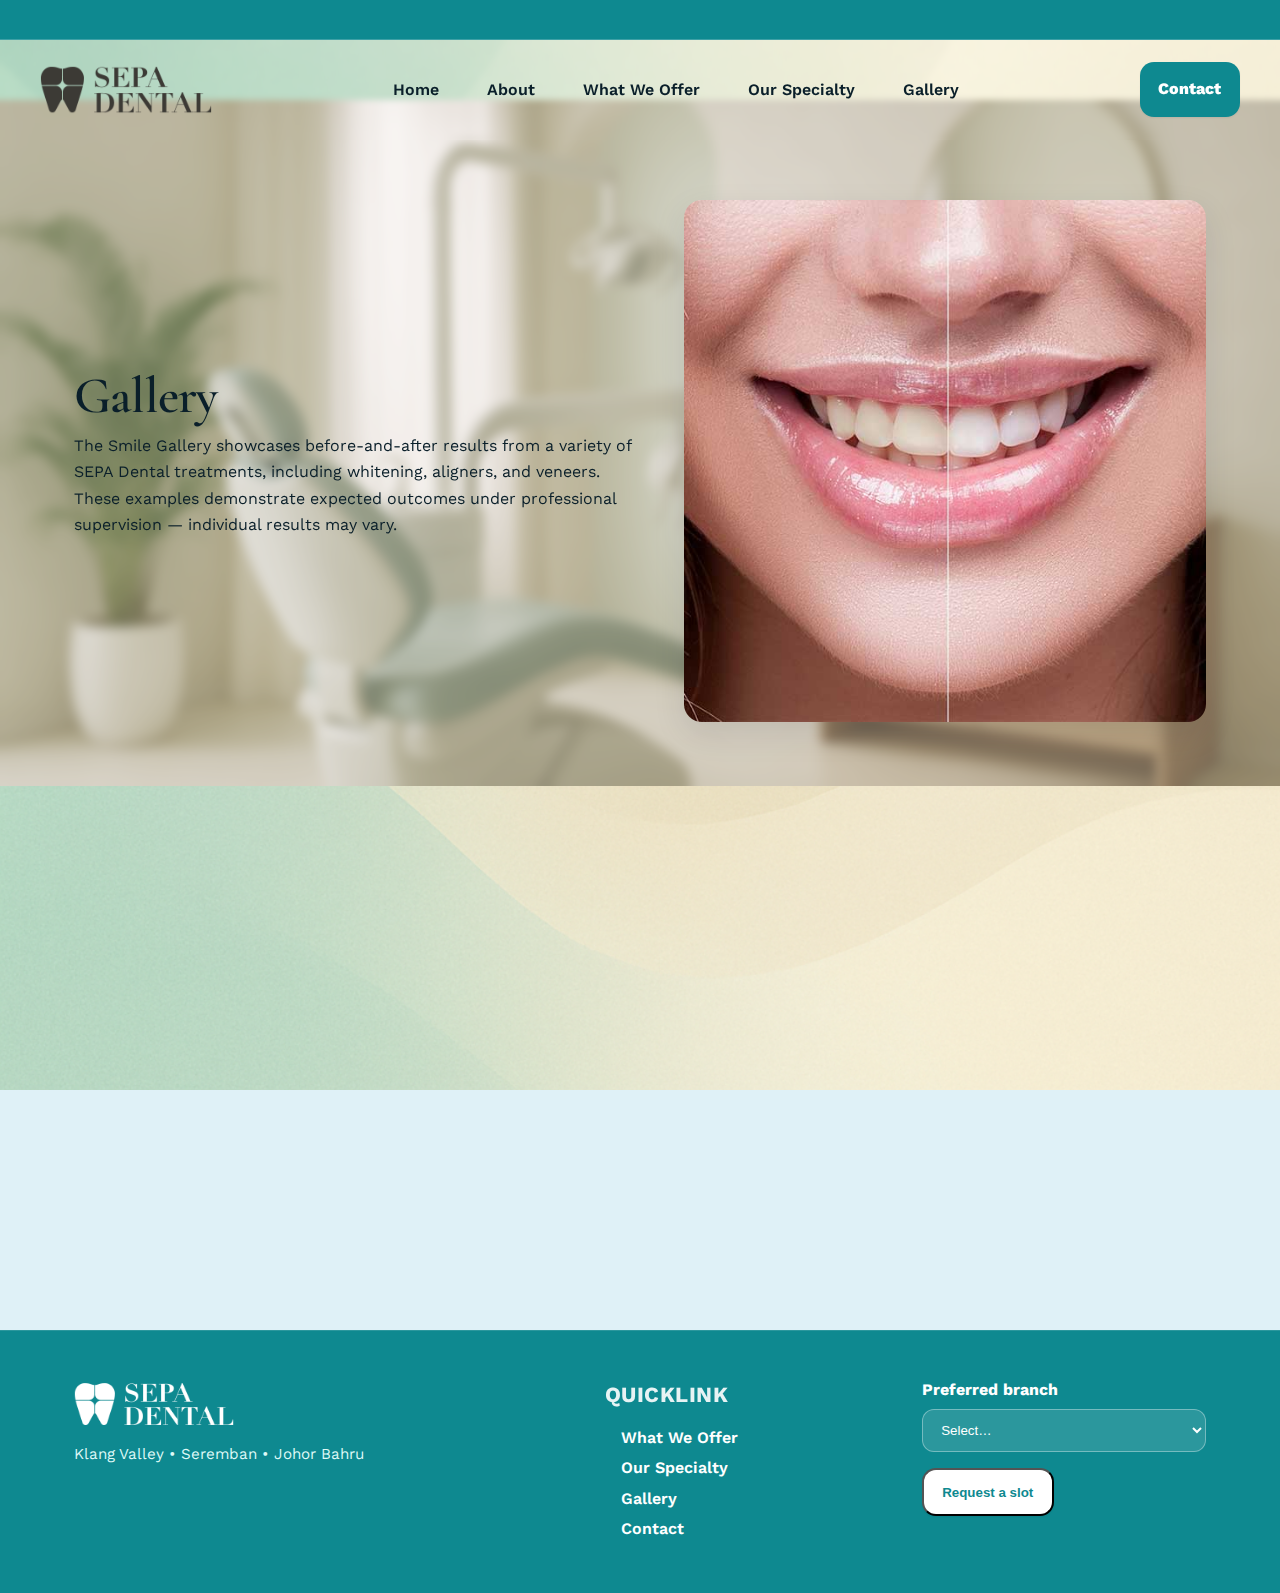
<file: gallery.html>
<!doctype html>
<html lang="en">
<head>
  <meta charset="utf-8" />
  <!-- Fonts: Cormorant Garamond + Work Sans -->
  <link rel="preconnect" href="https://fonts.googleapis.com">
  <link rel="preconnect" href="https://fonts.gstatic.com" crossorigin>
  <link href="https://fonts.googleapis.com/css2?family=Cormorant+Garamond:ital,wght@0,400;0,500;0,600;0,700;1,400;1,500;1,600;1,700&family=Work+Sans:wght@300;400;500;600;700;800&display=swap" rel="stylesheet">
  <meta name="viewport" content="width=device-width,initial-scale=1" />
  <title>Gallery — SEPA Dental</title>
  <meta name="description" content="Before-and-after smiles and a peek at our calming spaces." />
  <link rel="stylesheet" href="assets/css/styles.css" />

  <!-- === Scroll-reveal animation utilities (inline; move to styles.css if you like) === -->
  <style>
    [data-animate]{
      --reveal-op: 0;
      --reveal-x: 0px;
      --reveal-y: 10px;
      --reveal-scale: .98;
      --reveal-rot: 0deg;
      --reveal-delay: 0ms;
      --reveal-dur: 600ms;
      --reveal-ease: cubic-bezier(.22,.75,.24,1);

      opacity: var(--reveal-op);
      transform:
        translate3d(var(--reveal-x), var(--reveal-y), 0)
        scale(var(--reveal-scale))
        rotate(var(--reveal-rot));
      will-change: transform, opacity;
      transition:
        opacity var(--reveal-dur) var(--reveal-ease) var(--reveal-delay),
        transform var(--reveal-dur) var(--reveal-ease) var(--reveal-delay);
    }
    .in-view[data-animate]{ --reveal-op:1; --reveal-x:0; --reveal-y:0; --reveal-scale:1; --reveal-rot:0; }
    [data-animate~="fade"] { --reveal-y: 0px; }
    [data-animate~="up"]   { --reveal-y: 16px; }
    [data-animate~="down"] { --reveal-y: -16px; }
    [data-animate~="left"] { --reveal-x: 16px; }
    [data-animate~="right"]{ --reveal-x: -16px; }
    [data-animate~="zoom"] { --reveal-scale: .94; }
    [data-animate~="spin"] { --reveal-rot: -3deg; }
    [data-stagger] > * { transition-delay: var(--reveal-delay, 0ms); }
    @media (prefers-reduced-motion: reduce){
      [data-animate]{ transition: none !important; transform: none !important; opacity: 1 !important; }
    }
  </style>
</head>
<body>
  <a class="skip-link" href="#content">Skip to content</a>

<div class="marquee-container">
  <div class="marquee">
    <div class="marquee__group">
      <span>Best Dental in Malaysia •</span>
      <span>Best Dental in Malaysia •</span>
      <span>Best Dental in Malaysia •</span>
      <span>Best Dental in Malaysia •</span>
      <span>Best Dental in Malaysia •</span>
    </div>

    <div class="marquee__group marquee__group--b">
      <span>Best Dental in Malaysia •</span>
      <span>Best Dental in Malaysia •</span>
      <span>Best Dental in Malaysia •</span>
      <span>Best Dental in Malaysia •</span>
      <span>Best Dental in Malaysia •</span>
    </div>
  </div>
</div>

  <header class="site-header fixed-header" data-animate="fade" data-once>
    <div class="header-container" data-stagger="80">
      <a class="brand" href="index.html" data-animate="up">
        <img src="assets/img/main_logo.png" alt="SEPA Dental logo" data-animate="fade">
      </a>

      <nav id="nav" class="site-nav" aria-label="Primary" data-animate="up">
        <ul>
          <li data-animate="up"><a href="index.html">Home</a></li>
          <li data-animate="up" data-delay="40"><a href="about.html">About</a></li>
          <li data-animate="up" data-delay="80"><a href="services.html">What We Offer</a></li>
          <li data-animate="up" data-delay="120"><a href="specialty.html">Our Specialty</a></li>
          <li data-animate="up" data-delay="160"><a href="gallery.html">Gallery</a></li>
        </ul>
      </nav>

      <a href="contact.html" class="btn nav-contact" data-animate="zoom" data-delay="200">Contact</a>
      <button class="nav-toggle" aria-expanded="false" aria-controls="nav" data-animate="zoom" data-delay="240">☰</button>
    </div>
  </header>

  <main id="content">
    <section class="hero" data-stagger="120" data-once>
      <div class="container grid">
        <div>
          <h1 data-animate="up">Gallery</h1>
          <p class="lead" data-animate="fade" data-delay="80">
            The Smile Gallery showcases before-and-after results from a variety of SEPA Dental treatments, including whitening, aligners, and veneers. These examples demonstrate expected outcomes under professional supervision — individual results may vary.
          </p>
        </div>
        <img class="hero-img" src="assets/img/img_dental_veneers_1.jpg" alt="gallery intro" data-animate="right" data-delay="100">
      </div>
    </section>

    <section class="section" data-stagger="120">
      <div class="container">
        <h2 class="section-title" data-animate="up">Smile Gallery</h2>
      </div>

      <div class="container grid-2" data-stagger="100">
        <div class="card" data-animate="up">
          <img src="assets/img/gallery-1.jpg" alt="Before" loading="lazy" data-animate="fade">
        </div>
        <div class="card" data-animate="up" data-delay="50">
          <img src="assets/img/gallery-2.jpg" alt="After" loading="lazy" data-animate="fade">
        </div>
        <div class="card" data-animate="up" data-delay="100">
          <img src="assets/img/gallery-3.jpg" alt="Before and after 1" loading="lazy" data-animate="fade">
        </div>
        <div class="card" data-animate="up" data-delay="150">
          <img src="assets/img/gallery-4.jpg" alt="Before and after 2" loading="lazy" data-animate="fade">
        </div>
      </div>
    </section>
  </main>

 <footer class="site-footer">
    <div class="container">
      <div class="footer-brand">
        <img src="assets/img/main_logo.png" alt="SEPA Dental logo">
        <p>Klang Valley • Seremban • Johor Bahru</p>
      </div>

      <nav aria-label="Footer">
        <h4 class="footer-title">Quicklink</h4>
        <ul class="footer-links">
          <li><a href="services.html">What We Offer</a></li>
          <li><a href="specialty.html">Our Specialty</a></li>
          <li><a href="gallery.html">Gallery</a></li>
          <li><a href="contact.html">Contact</a></li>
        </ul>
      </nav>

      <form action="#" method="post" class="cta">
        <label for="branch">Preferred branch</label>
        <select id="branch" name="branch" required>
          <option value="">Select…</option>
          <option>KL Republica</option>
          <option>TTDI</option>
          <option>Bukit Jalil</option>
          <option>Klang Bukit Raja</option>
          <option>PJ SS2</option>
          <option>Subang</option>
          <option>Puchong</option>
          <option>Seremban</option>
          <option>JB Mount Austin</option>
          <option>JB Sutera Utama</option>
          <option>JB Eco Botanic</option>
        </select>
        <button class="btn" type="submit">Request a slot</button>
      </form>
    </div>
  </footer>

  <script src="assets/js/main.js" defer></script>

  <!-- === Scroll-reveal IntersectionObserver (inline; move to main.js if you like) === -->
  <script>
  (function(){
    const els = [...document.querySelectorAll('[data-animate], [data-stagger]')];
    if (!('IntersectionObserver' in window) || !els.length) return;

    const io = new IntersectionObserver((entries) => {
      entries.forEach(entry => {
        const el = entry.target;
        const once = el.hasAttribute('data-once') || el.getAttribute('data-animate')?.includes('once');

        if (entry.isIntersecting){
          const delay = el.getAttribute('data-delay');
          const dur   = el.getAttribute('data-dur');
          if (delay) el.style.setProperty('--reveal-delay', parseInt(delay,10) + 'ms');
          if (dur)   el.style.setProperty('--reveal-dur', parseInt(dur,10) + 'ms');

          const stagger = parseInt(el.getAttribute('data-stagger') || '0', 10);
          if (stagger && el.children.length){
            [...el.children].forEach((child, i) => {
              child.style.setProperty('--reveal-delay', (i * stagger) + 'ms');
              if (!child.hasAttribute('data-animate')){
                child.setAttribute('data-animate', 'up');
              }
              child.classList.add('in-view');
            });
          }

          el.classList.add('in-view');
          if (once) io.unobserve(el);
        } else {
          if (!el.hasAttribute('data-once')){
            el.classList.remove('in-view');
            if (el.hasAttribute('data-stagger')){
              [...el.children].forEach(child => child.classList.remove('in-view'));
            }
          }
        }
      });
    }, { root: null, rootMargin: '0px 0px -10% 0px', threshold: 0.12 });

    els.forEach(el => io.observe(el));
  })();
  </script>
</body>
</html>
</file>
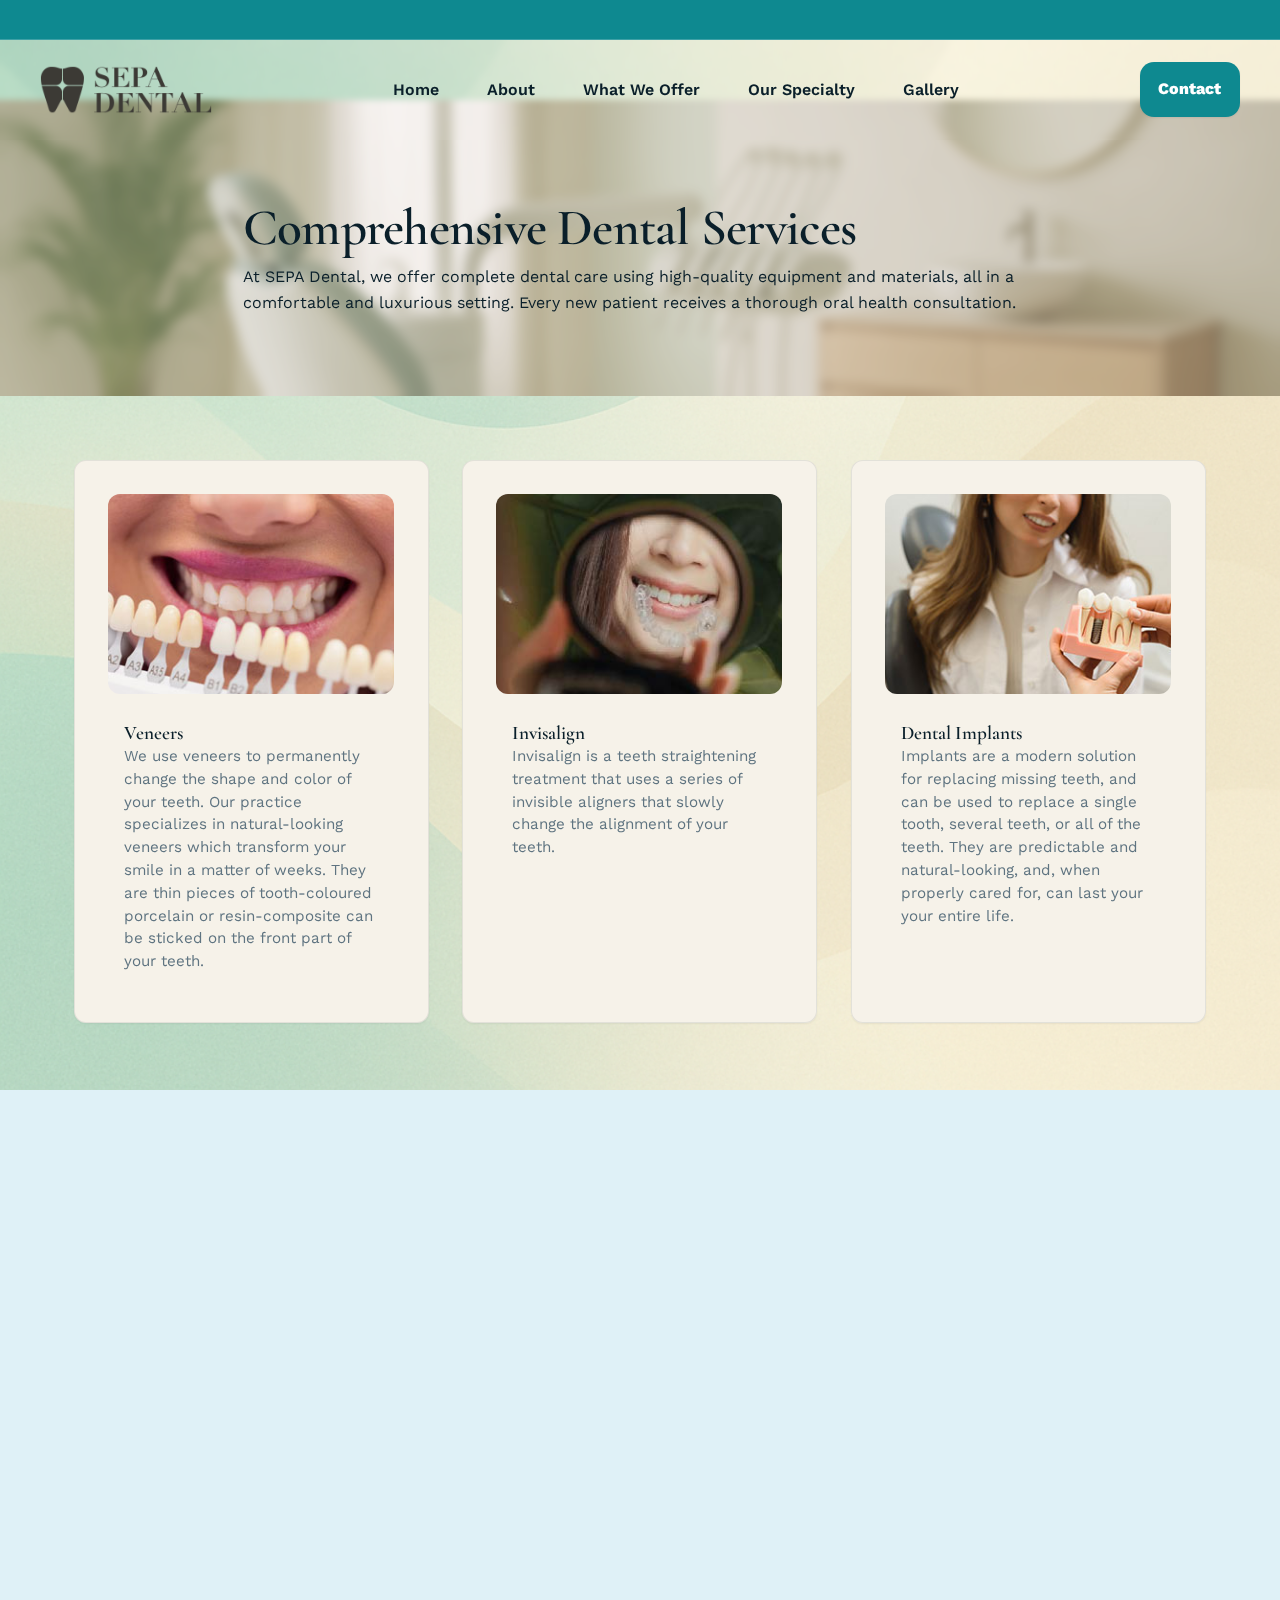
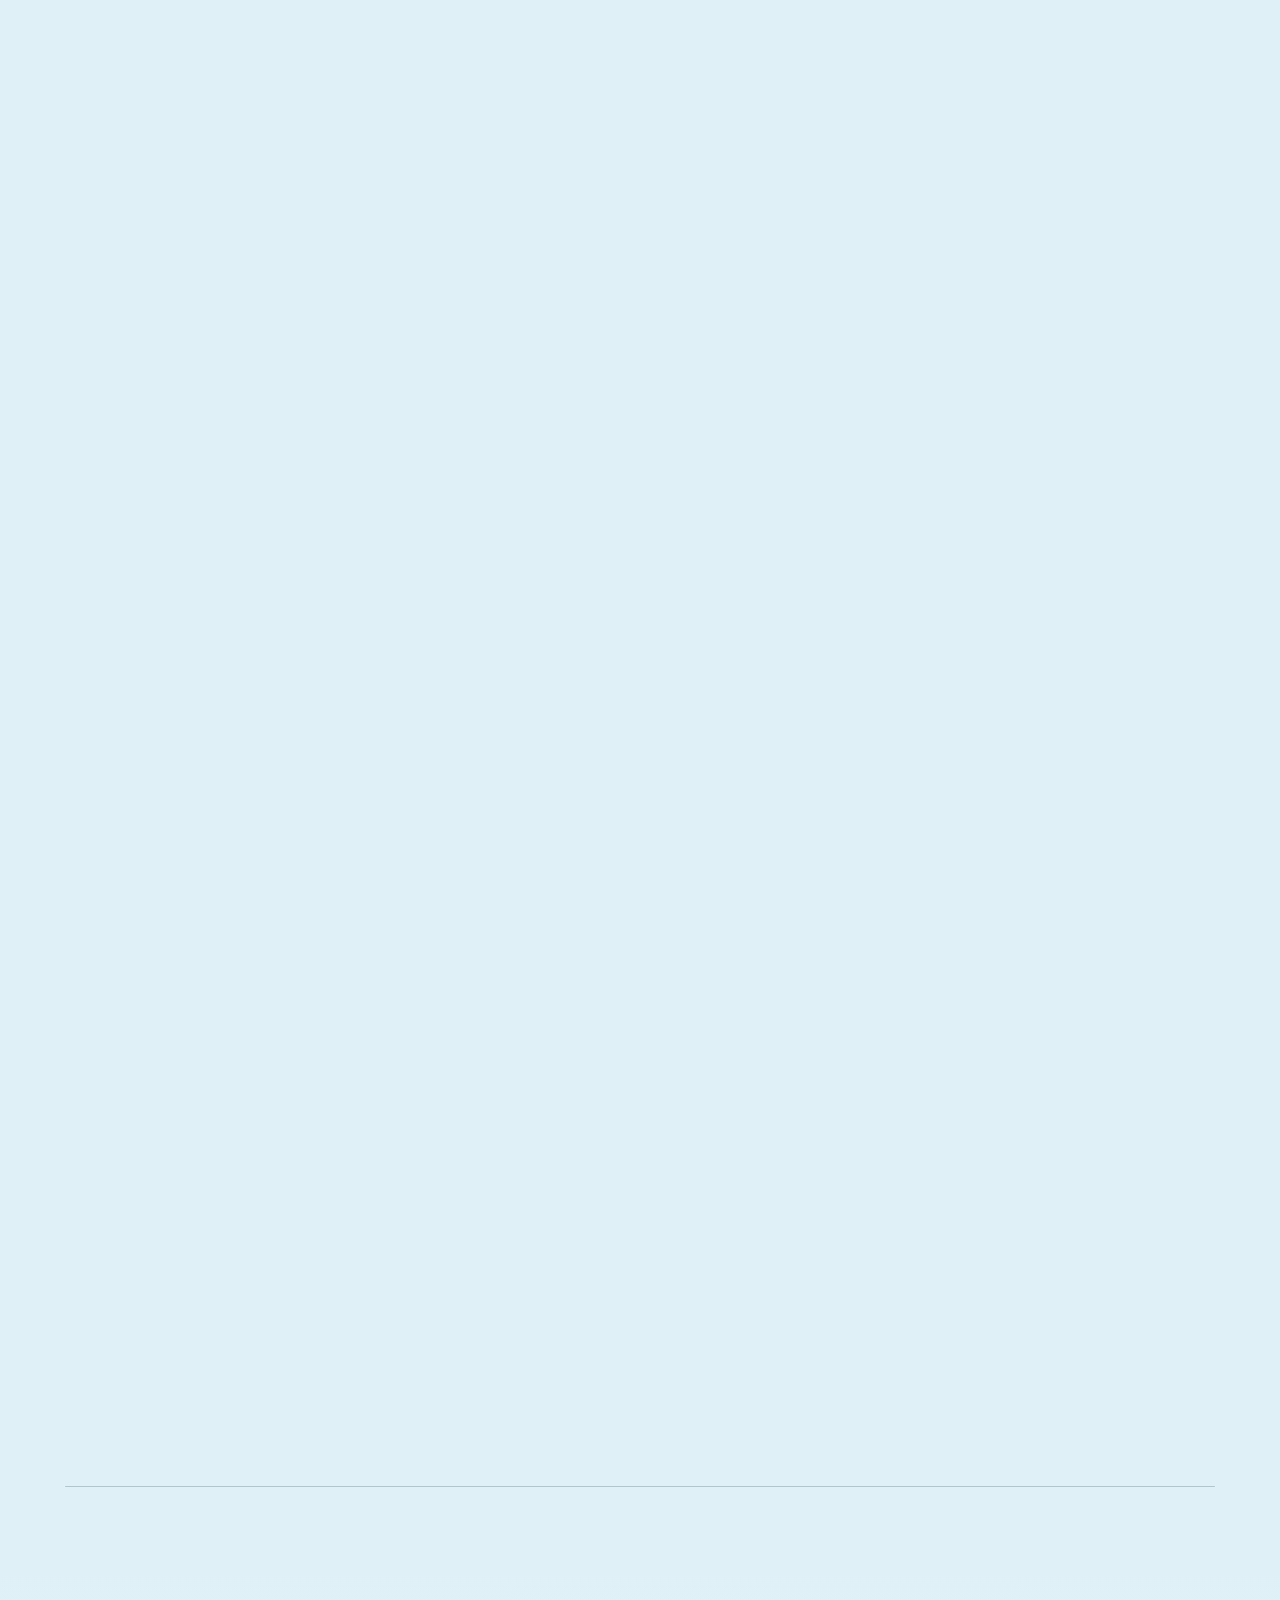
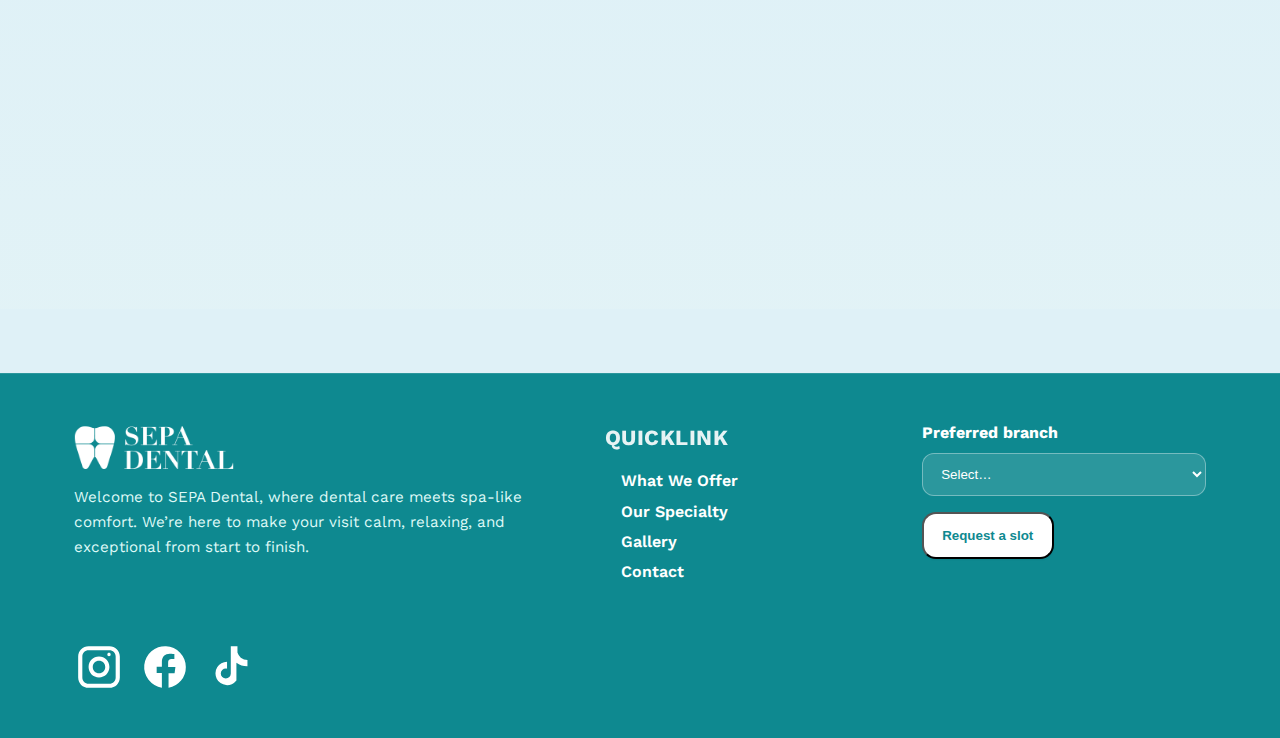
<file: services.html>
<!doctype html>
<html lang="en">
<head>
  <meta charset="utf-8" />
  <!-- Fonts: Cormorant Garamond + Work Sans -->
  <link rel="preconnect" href="https://fonts.googleapis.com">
  <link rel="preconnect" href="https://fonts.gstatic.com" crossorigin>
  <link href="https://fonts.googleapis.com/css2?family=Cormorant+Garamond:ital,wght@0,400;0,500;0,600;0,700;1,400;1,500;1,600;1,700&family=Work+Sans:wght@300;400;500;600;700;800&display=swap" rel="stylesheet">
  <meta name="viewport" content="width=device-width,initial-scale=1" />
  <title>What We Offer — SEPA Dental</title>
  <meta name="description" content="From preventive care to full smile makeovers. Explore veneers, clear aligners, scaling, whitening, and more." />
  <link rel="stylesheet" href="assets/css/styles.css" />

  <style>
    [data-animate]{
      --reveal-op: 0;
      --reveal-x: 0px;
      --reveal-y: 10px;
      --reveal-scale: .98;
      --reveal-rot: 0deg;
      --reveal-delay: 0ms;
      --reveal-dur: 600ms;
      --reveal-ease: cubic-bezier(.22,.75,.24,1);

      opacity: var(--reveal-op);
      transform:
        translate3d(var(--reveal-x), var(--reveal-y), 0)
        scale(var(--reveal-scale))
        rotate(var(--reveal-rot));
      will-change: transform, opacity;
      transition:
        opacity var(--reveal-dur) var(--reveal-ease) var(--reveal-delay),
        transform var(--reveal-dur) var(--reveal-ease) var(--reveal-delay);
    }
    .in-view[data-animate]{ --reveal-op:1; --reveal-x:0; --reveal-y:0; --reveal-scale:1; --reveal-rot:0; }
    [data-animate~="fade"] { --reveal-y: 0px; }
    [data-animate~="up"]   { --reveal-y: 16px; }
    [data-animate~="down"] { --reveal-y: -16px; }
    [data-animate~="left"] { --reveal-x: 16px; }
    [data-animate~="right"]{ --reveal-x: -16px; }
    [data-animate~="zoom"] { --reveal-scale: .94; }
    [data-animate~="spin"] { --reveal-rot: -3deg; }
    [data-stagger] > * { transition-delay: var(--reveal-delay, 0ms); }
    @media (prefers-reduced-motion: reduce){
      [data-animate]{ transition: none !important; transform: none !important; opacity: 1 !important; }
    }
  </style>
</head>
<body>
  <a class="skip-link" href="#content">Skip to content</a>

<div class="marquee-container">
  <div class="marquee">
    <div class="marquee__group">
      <span>Best Dental Clinics in Malaysia •</span>
      <span>Best Dental Clinics in Malaysia •</span>
      <span>Best Dental Clinics in Malaysia •</span>
      <span>Best Dental Clinics in Malaysia •</span>
      <span>Best Dental Clinics in Malaysia •</span>
    </div>

    <div class="marquee__group marquee__group--b">
      <span>Best Dental Clinics in Malaysia •</span>
      <span>Best Dental Clinics in Malaysia •</span>
      <span>Best Dental Clinics in Malaysia •</span>
      <span>Best Dental Clinics in Malaysia •</span>
      <span>Best Dental Clinics in Malaysia •</span>
    </div>
  </div>
</div>

  <header class="site-header fixed-header" data-animate="fade" data-once>
    <div class="header-container" data-stagger="80">
      <a class="brand" href="index.html" data-animate="up">
        <img src="assets/img/main_logo.png" alt="SEPA Dental logo" data-animate="fade">
      </a>

      <nav id="nav" class="site-nav" aria-label="Primary" data-animate="up">
        <ul>
          <li data-animate="up"><a href="index.html">Home</a></li>
          <li data-animate="up" data-delay="40"><a href="about.html">About</a></li>
          <li data-animate="up" data-delay="80"><a href="services.html">What We Offer</a></li>
          <li data-animate="up" data-delay="120"><a href="specialty.html">Our Specialty</a></li>
          <li data-animate="up" data-delay="160"><a href="gallery.html">Gallery</a></li>
        </ul>
      </nav>

      <a href="contact.html" class="btn nav-contact" data-animate="zoom" data-delay="200">Contact</a>
      <button class="nav-toggle" aria-expanded="false" aria-controls="nav" data-animate="zoom" data-delay="240">☰</button>
    </div>
  </header>

  <main id="content">
    <section class="hero" data-stagger="120" data-once>
      <div class="container narrow">
        <h1 data-animate="up">Comprehensive Dental Services</h1>
        <p class="lead" data-animate="fade" data-delay="80">
          At SEPA Dental, we offer complete dental care using high-quality equipment and materials, all in a comfortable and luxurious setting. Every new patient receives a thorough oral health consultation.
        </p>
      </div>
    </section>

    <section class="section" data-stagger="100">
      <div class="container grid-3" data-stagger="120">
        <article class="card" data-animate="up">
          <img src="assets/img/dental-6.jpg" alt="Signature Smile visual" data-animate="fade">
          <h3 data-animate="up" data-delay="40">Veneers</h3>
          <p data-animate="fade" data-delay="80">We use veneers to permanently change the shape and color of your teeth. Our practice specializes in natural-looking veneers which transform your smile in a matter of weeks. They are thin pieces of tooth-coloured porcelain or resin-composite can be sticked on the front part of your teeth.</p>
        </article>

        <article class="card" data-animate="up" data-delay="60">
          <img src="assets/img/dental-11.jpg" alt="Veneers visual" data-animate="fade">
          <h3 data-animate="up" data-delay="40">Invisalign</h3>
          <p data-animate="fade" data-delay="80">Invisalign is a teeth straightening treatment that uses a series of invisible aligners that slowly change the alignment of your teeth.</p>
        </article>

        <article class="card" data-animate="up" data-delay="120">
          <img src="assets/img/dental-10.jpg" alt="RM 99 scaling visual" data-animate="fade">
          <h3 data-animate="up" data-delay="40">Dental Implants</h3>
          <p data-animate="fade" data-delay="80">Implants are a modern solution for replacing missing teeth, and can be used to replace a single tooth, several teeth, or all of the teeth. They are predictable and natural-looking, and, when properly cared for, can last your your entire life.</p>
        </article>

        <article class="card" data-animate="up" data-delay="180">
          <img src="assets/img/dental-1.jpg" alt="Whitening visual" data-animate="fade">
          <h3 data-animate="up" data-delay="40">Filling</h3>
          <p data-animate="fade" data-delay="80">A filling is a way to restore a tooth damaged by decay back to its normal function and shape. When a dentist gives you a filling, he or she first removes the decayed tooth material, cleans the affected area, and then fills the cleaned out cavity with a filling material.</p>
        </article>

        <article class="card" data-animate="up" data-delay="240">
          <img src="assets/img/dental-2.jpg" alt="Clear aligner visual" data-animate="fade">
          <h3 data-animate="up" data-delay="40">Scaling</h3>
          <p data-animate="fade" data-delay="80">Scaling is a dental process that involves removing the calculus deposits or stains on the teeth. We specialize in modern cleanings using ultrasonic cleaning technologies. This is a more gentle and effective way to remove calculus and stains compared to traditional dental picks.</p>
        </article>

        <article class="card" data-animate="up" data-delay="300">
          <img src="assets/img/dental-3.jpg" alt="Restorative care visual" data-animate="fade">
          <h3 data-animate="up" data-delay="40">Root Canal Treatment</h3>
          <p data-animate="fade" data-delay="80">Root canal treatment is a procedure done to save your tooth and prevent it from extraction when your tooth gets infected as a result of tooth decay or injury</p>
        </article>

        <article class="card" data-animate="up" data-delay="360">
          <img src="assets/img/dental-4.jpg" alt="Restorative care visual" data-animate="fade">
          <h3 data-animate="up" data-delay="40">Crown &amp; Bridges</h3>
          <p data-animate="fade" data-delay="80">Crown is a 'cap' or cover placed on top of a tooth to restore its natural shape and function. It is also placed to protect a weakened tooth from damage. Bridges are artificial teeth that are fixed to your teeth to replace one or more missing teeth.</p>
        </article>

        <article class="card" data-animate="up" data-delay="420">
          <img src="assets/img/dental-5.jpg" alt="Restorative care visual" data-animate="fade">
          <h3 data-animate="up" data-delay="40">Whitening</h3>
          <p data-animate="fade" data-delay="80">We provide dentist-guided whitening right here in the SEPA DENTAL. With this hands-on approach, our dentists can use more concentrated whitening agents compared to over-the-counter products. That means whiter teeth in less time. Additionally, we offer options for custom whitening trays you can use at home. For most patients, the combination of a professional in-office treatment followed up with touch-up whitening sessions at home creates the whitest, brightest smiles</p>
        </article>

        <article class="card" data-animate="up" data-delay="480">
          <img src="assets/img/dental-7.jpg" alt="Restorative care visual" data-animate="fade">
          <h3 data-animate="up" data-delay="40">Oral Care For Children</h3>
          <p data-animate="fade" data-delay="80">We love seeing children. We're able to provide care for your entire family all under one roof, and we offer specialized services for children under the age of 17. For more complex issues, we work closely with a handpicked group of pediatric specialists who we'll help you coordinate with.</p>
        </article>

        <article class="card" data-animate="up" data-delay="540">
          <img src="assets/img/dental-8.jpg" alt="Restorative care visual" data-animate="fade">
          <h3 data-animate="up" data-delay="40">Wisdom Tooth Removal</h3>
          <p data-animate="fade" data-delay="80">Wisdom tooth extraction is a procedure to remove one or more wisdom teeth the four permanent adult teeth located at the back corners of your mouth on the top and bottom.</p>
        </article>

        <article class="card" data-animate="up" data-delay="600">
          <img src="assets/img/dental-9.jpg" alt="Restorative care visual" data-animate="fade">
          <h3 data-animate="up" data-delay="40">Braces</h3>
          <p data-animate="fade" data-delay="80">Dental braces, also known as orthodontic braces, are dental devices that are use to straighten or improve teeth alignment. They can be recommended for patients with crooked and overcrowded teeth, as well as under and overbite. Dental braces improve patients' facial appearance and make proper oral maintenance easier and more effective. Therefore, they can help patients maintain good dental health in the long run.</p>
        </article>
      </div>
    </section>

    <section class="section" data-stagger="120">
      <div class="container">
        <div class="card" data-animate="up">
          <h2 data-animate="up">Not sure where to start?</h2>
          <p data-animate="fade" data-delay="60">Book a consult and we’ll walk through options, costs, and timelines together.</p>
          <a class="btn" href="contact.html" data-animate="zoom" data-delay="120">Book an appointment</a>
        </div>
      </div>
    </section>
  </main>

<footer class="site-footer">
    <div class="container">
      <div class="footer-brand">
        <img src="assets/img/main_logo.png" alt="SEPA Dental logo">
        <p>Welcome to SEPA Dental, where dental care meets spa-like comfort. We’re here to make your visit calm, relaxing, and exceptional from start to finish.</p>
      </div>

      <nav aria-label="Footer">
        <h4 class="footer-title">Quicklink</h4>
        <ul class="footer-links">
          <li><a href="services.html">What We Offer</a></li>
          <li><a href="specialty.html">Our Specialty</a></li>
          <li><a href="gallery.html">Gallery</a></li>
          <li><a href="contact.html">Contact</a></li>
        </ul>
      </nav>

      <form action="#" method="post" class="cta">
        <label for="branch">Preferred branch</label>
        <select id="branch" name="branch" required>
          <option value="">Select…</option>
          <option>KL Republica</option>
          <option>TTDI</option>
          <option>Bukit Jalil</option>
          <option>Klang Bukit Raja</option>
          <option>PJ SS2</option>
          <option>Subang</option>
          <option>Puchong</option>
          <option>Seremban</option>
          <option>JB Mount Austin</option>
          <option>JB Sutera Utama</option>
          <option>JB Eco Botanic</option>
        </select>
        <button class="btn" type="submit">Request a slot</button>
      </form>
            <!-- Social Links + Phone -->
      <div class="footer-social">
        <a href="https://www.instagram.com/sepadental?igsh=eTdpNzhodzlkbWc1" target="_blank" aria-label="Instagram">
          <svg width="26" height="26" fill="white" viewBox="0 0 24 24">
            <path d="M7 2C4.2 2 2 4.2 2 7v10c0 2.8 2.2 5 5 5h10c2.8 0 5-2.2 5-5V7c0-2.8-2.2-5-5-5H7zm10 2c1.7 0 3 1.3 3 3v10c0 1.7-1.3 3-3 3H7c-1.7 0-3-1.3-3-3V7c0-1.7 1.3-3 3-3h10zm-5 3c-2.8 0-5 2.2-5 5s2.2 5 5 5 5-2.2 5-5-2.2-5-5-5zm0 2c1.7 0 3 1.3 3 3s-1.3 3-3 3-3-1.3-3-3 1.3-3 3-3zm4.8-3.8c-.5 0-.8.3-.8.8s.3.8.8.8.8-.3.8-.8-.3-.8-.8-.8z"/>
          </svg>
        </a>

        <a href="https://www.facebook.com/share/1aTQjwnER7/" target="_blank" aria-label="Facebook">
          <svg width="26" height="26" fill="white" viewBox="0 0 24 24">
            <path d="M22 12a10 10 0 1 0-11.5 9.9v-7H8v-3h2.5V9.5c0-2.5 1.5-3.9 3.8-3.9 1.1 0 2.2.2 2.2.2v2.4h-1.3c-1.3 0-1.7.8-1.7 1.6V12H17l-.4 3h-2.9v7A10 10 0 0 0 22 12"/>
          </svg>
        </a>

        <a href="https://www.tiktok.com/@sepadental?_r=1&_t=ZS-91ESY5YuGdW" target="_blank" aria-label="TikTok">
          <svg width="26" height="26" fill="white" viewBox="0 0 24 24">
            <path d="M20 8.6a5.4 5.4 0 0 1-3.3-1.1A5.6 5.6 0 0 1 15.1 5V2h-3.2v13.1a2.4 2.4 0 1 1-2.4-2.4c.2 0 .4 0 .6.1V9.5a5.6 5.6 0 1 0 4.5 9V9.9a8.7 8.7 0 0 0 5.3 1.7V8.6z"/>
          </svg>
        </a>

      </div>
    </div>
  </footer>

  <script src="assets/js/main.js" defer></script>

  <!-- === Scroll-reveal IntersectionObserver (inline; move to main.js if you like) === -->
  <script>
  (function(){
    const els = [...document.querySelectorAll('[data-animate], [data-stagger]')];
    if (!('IntersectionObserver' in window) || !els.length) return;

    const io = new IntersectionObserver((entries) => {
      entries.forEach(entry => {
        const el = entry.target;
        const once = el.hasAttribute('data-once') || el.getAttribute('data-animate')?.includes('once');

        if (entry.isIntersecting){
          const delay = el.getAttribute('data-delay');
          const dur   = el.getAttribute('data-dur');
          if (delay) el.style.setProperty('--reveal-delay', parseInt(delay,10) + 'ms');
          if (dur)   el.style.setProperty('--reveal-dur', parseInt(dur,10) + 'ms');

          const stagger = parseInt(el.getAttribute('data-stagger') || '0', 10);
          if (stagger && el.children.length){
            [...el.children].forEach((child, i) => {
              child.style.setProperty('--reveal-delay', (i * stagger) + 'ms');
              if (!child.hasAttribute('data-animate')){
                child.setAttribute('data-animate', 'up');
              }
              child.classList.add('in-view');
            });
          }

          el.classList.add('in-view');
          if (once) io.unobserve(el);
        } else {
          if (!el.hasAttribute('data-once')){
            el.classList.remove('in-view');
            if (el.hasAttribute('data-stagger')){
              [...el.children].forEach(child => child.classList.remove('in-view'));
            }
          }
        }
      });
    }, { root: null, rootMargin: '0px 0px -10% 0px', threshold: 0.12 });

    els.forEach(el => io.observe(el));
  })();
  </script>
</body>
</html>
</file>
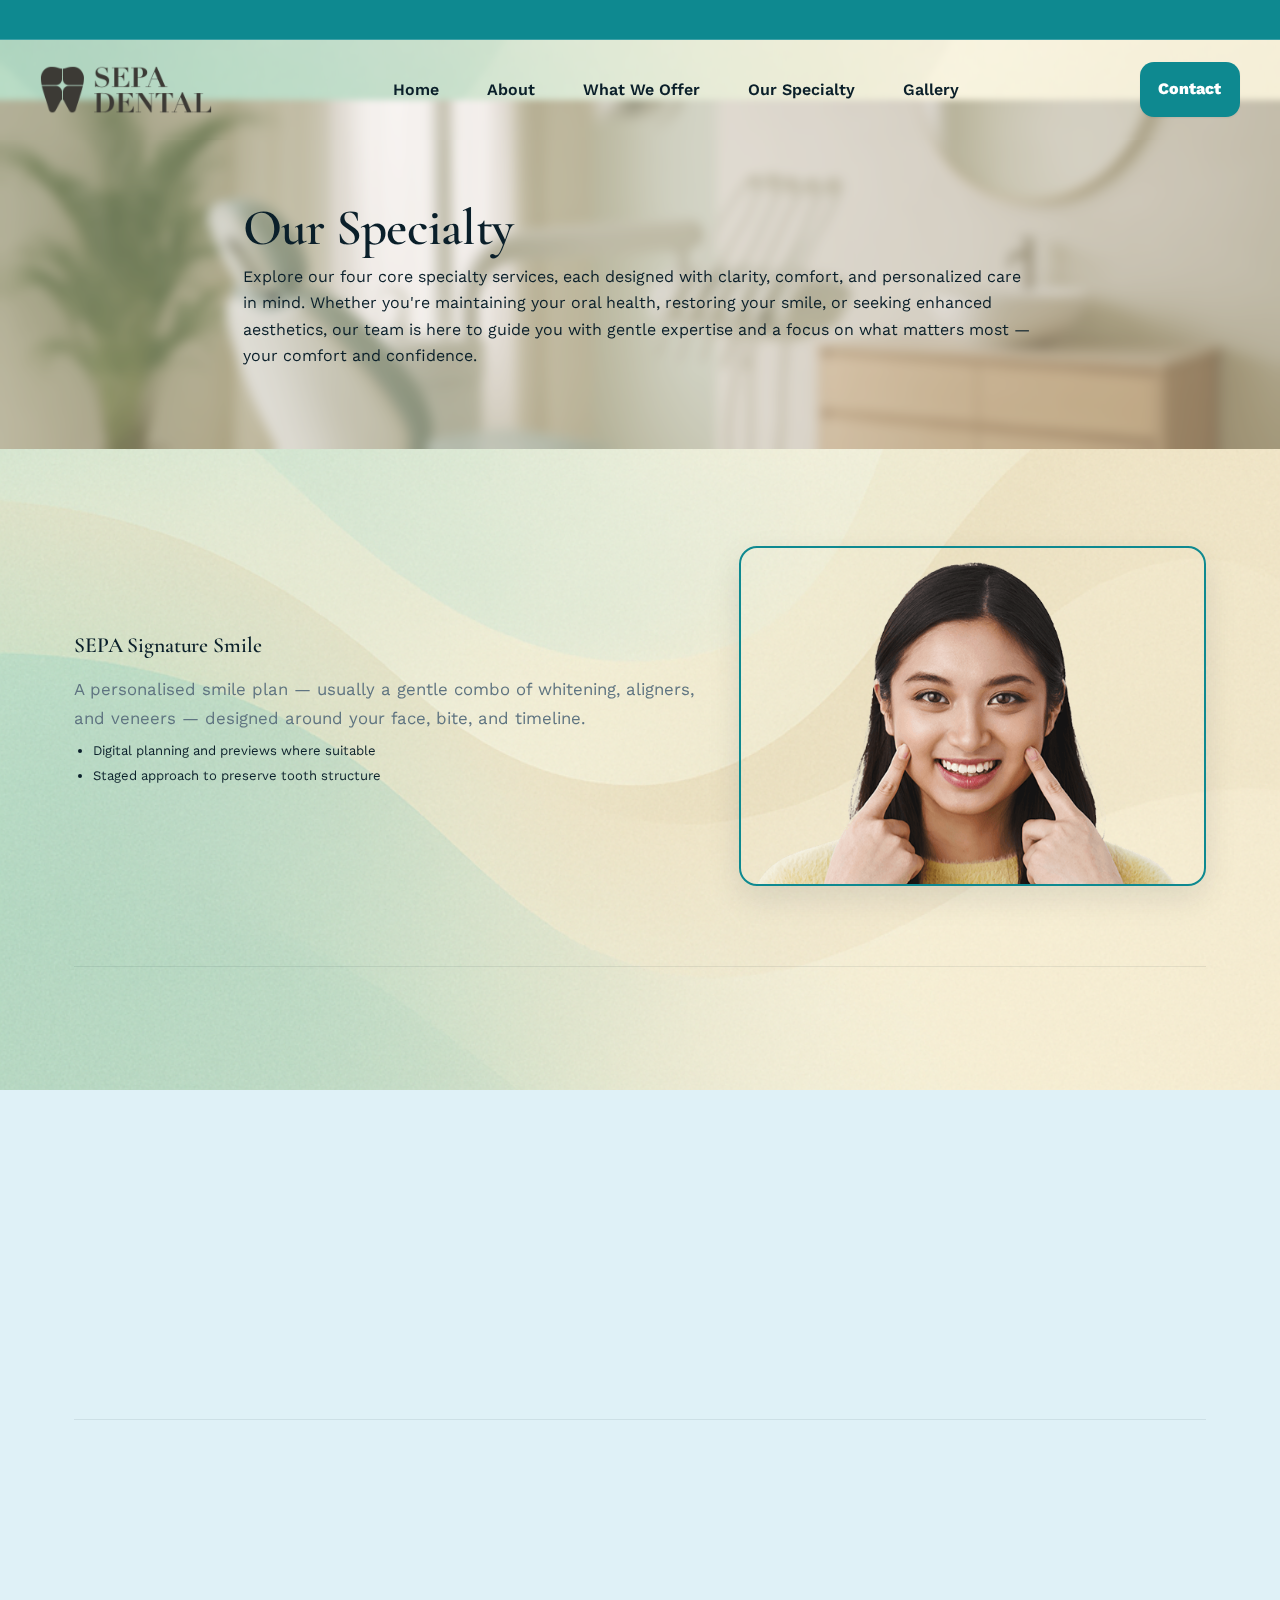
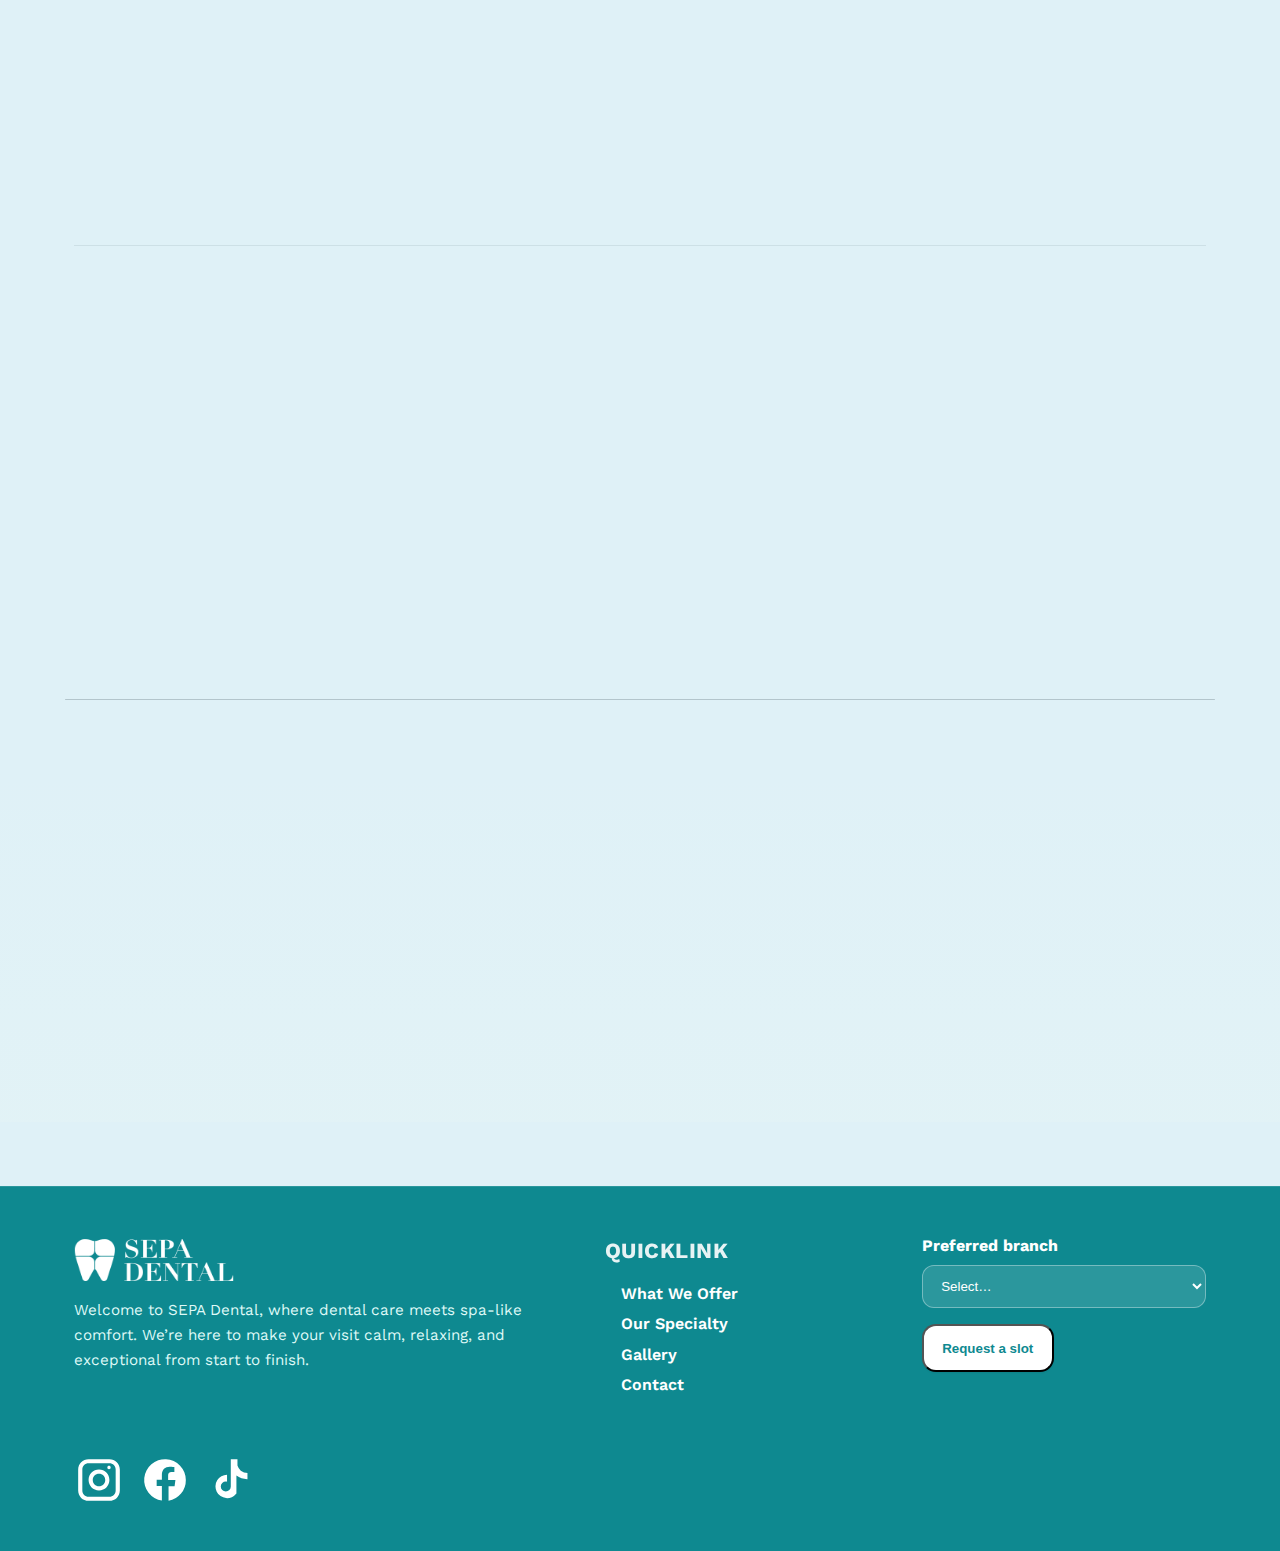
<file: specialty.html>
<!doctype html>
<html lang="en">
<head>
  <meta charset="utf-8" />
  <!-- Fonts: Cormorant Garamond + Work Sans -->
  <link rel="preconnect" href="https://fonts.googleapis.com">
  <link rel="preconnect" href="https://fonts.gstatic.com" crossorigin>
  <link href="https://fonts.googleapis.com/css2?family=Cormorant+Garamond:ital,wght@0,400;0,500;0,600;0,700;1,400;1,500;1,600;1,700&family=Work+Sans:wght@300;400;500;600;700;800&display=swap" rel="stylesheet">
  <meta name="viewport" content="width=device-width,initial-scale=1" />
  <title>Our Specialty — SEPA Dental</title>
  <meta name="description" content="SEPA Signature Smile, Pain-Free Relief & Healing, RM 99 Scaling, and Dental Veneers — gathered in one simple, elegant page." />
  <link rel="stylesheet" href="assets/css/styles.css" />

  <style>
    [data-animate]{
      --reveal-op: 0;
      --reveal-x: 0px;
      --reveal-y: 10px;
      --reveal-scale: .98;
      --reveal-rot: 0deg;
      --reveal-delay: 0ms;
      --reveal-dur: 600ms;
      --reveal-ease: cubic-bezier(.22,.75,.24,1);

      opacity: var(--reveal-op);
      transform:
        translate3d(var(--reveal-x), var(--reveal-y), 0)
        scale(var(--reveal-scale))
        rotate(var(--reveal-rot));
      will-change: transform, opacity;
      transition:
        opacity var(--reveal-dur) var(--reveal-ease) var(--reveal-delay),
        transform var(--reveal-dur) var(--reveal-ease) var(--reveal-delay);
    }
    .in-view[data-animate]{ --reveal-op:1; --reveal-x:0; --reveal-y:0; --reveal-scale:1; --reveal-rot:0; }
    [data-animate~="fade"] { --reveal-y: 0px; }
    [data-animate~="up"]   { --reveal-y: 16px; }
    [data-animate~="down"] { --reveal-y: -16px; }
    [data-animate~="left"] { --reveal-x: 16px; }
    [data-animate~="right"]{ --reveal-x: -16px; }
    [data-animate~="zoom"] { --reveal-scale: .94; }
    [data-animate~="spin"] { --reveal-rot: -3deg; }
    [data-stagger] > * { transition-delay: var(--reveal-delay, 0ms); }
    @media (prefers-reduced-motion: reduce){
      [data-animate]{ transition: none !important; transform: none !important; opacity: 1 !important; }
    }
  </style>
</head>
<body>
  <a class="skip-link" href="#content">Skip to content</a>

<div class="marquee-container">
  <div class="marquee">
    <div class="marquee__group">
      <span>Best Dental Clinics in Malaysia •</span>
      <span>Best Dental Clinics in Malaysia •</span>
      <span>Best Dental Clinics in Malaysia •</span>
      <span>Best Dental Clinics in Malaysia •</span>
      <span>Best Dental Clinics in Malaysia •</span>
    </div>

    <div class="marquee__group marquee__group--b">
      <span>Best Dental Clinics in Malaysia •</span>
      <span>Best Dental Clinics in Malaysia •</span>
      <span>Best Dental Clinics in Malaysia •</span>
      <span>Best Dental Clinics in Malaysia •</span>
      <span>Best Dental Clinics in Malaysia •</span>
    </div>
  </div>
</div>

  <header class="site-header fixed-header" data-animate="fade" data-once>
    <div class="header-container" data-stagger="80">
      <a class="brand" href="index.html" data-animate="up">
        <img src="assets/img/main_logo.png" alt="SEPA Dental logo" data-animate="fade">
      </a>

      <nav id="nav" class="site-nav" aria-label="Primary" data-animate="up">
        <ul>
          <li data-animate="up"><a href="index.html">Home</a></li>
          <li data-animate="up" data-delay="40"><a href="about.html">About</a></li>
          <li data-animate="up" data-delay="80"><a href="services.html">What We Offer</a></li>
          <li data-animate="up" data-delay="120"><a href="specialty.html">Our Specialty</a></li>
          <li data-animate="up" data-delay="160"><a href="gallery.html">Gallery</a></li>
        </ul>
      </nav>

      <a href="contact.html" class="btn nav-contact" data-animate="zoom" data-delay="200">Contact</a>
      <button class="nav-toggle" aria-expanded="false" aria-controls="nav" data-animate="zoom" data-delay="240">☰</button>
    </div>
  </header>

  <main id="content">
    <!-- Hero -->
    <section class="hero" data-stagger="120" data-once>
      <div class="container narrow">
        <h1 data-animate="up">Our Specialty</h1>
        <p class="lead" data-animate="fade" data-delay="80">Explore our four core specialty services, each designed with clarity, comfort, and personalized care in mind. 
  Whether you're maintaining your oral health, restoring your smile, or seeking enhanced aesthetics, 
  our team is here to guide you with gentle expertise and a focus on what matters most — your comfort and confidence.</p>
      </div>
    </section>

    <!-- Details sections --> 
    <section class="section" data-stagger="120">
      <div class="container details">
        <!-- Signature Smile -->
        <article class="detail feature" id="signature" aria-labelledby="signature-title" data-stagger="120">
          <div class="detail-grid">
            <div class="detail-copy">
              <h2 id="signature-title" data-animate="up">SEPA Signature Smile</h2>
              <p data-animate="fade" data-delay="60">A personalised smile plan — usually a gentle combo of whitening, aligners, and veneers — designed around your face, bite, and timeline.</p>
              <ul class="bullets">
                <li data-animate="up">Digital planning and previews where suitable</li>
                <li data-animate="up" data-delay="40">Staged approach to preserve tooth structure</li>
                <li data-animate="up" data-delay="80">Clear costs and treatment milestones</li>
              </ul>
            </div>
            <figure class="detail-media" data-animate="right" data-delay="100">
              <img src="assets/img/sepa-smile.png" alt="Signature Smile concept visual" loading="lazy" data-animate="fade">
            </figure>
          </div>
        </article>

        <!-- Pain-Free -->
        <article class="detail feature reverse" id="pain-free" aria-labelledby="painfree-title" data-stagger="120">
          <div class="detail-grid">
            <div class="detail-copy">
              <h2 id="painfree-title" data-animate="up">Pain-Free Relief &amp; Healing</h2>
              <p data-animate="fade" data-delay="60">Comfort-first care using local anaesthesia and modern imaging to diagnose quickly and treat efficiently with minimal discomfort.</p>
              <ul class="bullets">
                <li data-animate="up">Clear explanations before treatment</li>
                <li data-animate="up" data-delay="40">3D imaging where indicated for precision</li>
                <li data-animate="up" data-delay="80">Post-care guidance to speed recovery</li>
              </ul>
            </div>
            <figure class="detail-media" data-animate="left" data-delay="100">
              <img src="assets/img/tooth-ache.png" alt="Comfort-focused treatment illustration" loading="lazy" data-animate="fade">
            </figure>
          </div>
        </article>

        <!-- RM99 Scaling -->
        <article class="detail feature" id="rm99" aria-labelledby="rm99-title" data-stagger="120">
          <div class="detail-grid">
            <div class="detail-copy">
              <h2 id="rm99-title" data-animate="up">RM 99 Scaling</h2>
              <p data-animate="fade" data-delay="60">Routine scaling and polishing at a fixed, affordable rate — a great foundation if you haven’t visited in a while.</p>
              <ul class="bullets">
                <li data-animate="up">Gentle ultrasonic cleaning to reduce sensitivity</li>
                <li data-animate="up" data-delay="40">Helps remove plaque, tartar, and surface stains</li>
                <li data-animate="up" data-delay="80">Personalised recall intervals</li>
              </ul>
            </div>
            <figure class="detail-media" data-animate="right" data-delay="100">
              <img src="assets/img/scalling-1.jpg" alt="Scaling and polishing tools" loading="lazy" data-animate="fade">
            </figure>
          </div>
        </article>

        <!-- Dental Veneers -->
        <article class="detail feature reverse" id="veneers" aria-labelledby="veneers-title" data-stagger="120">
          <div class="detail-grid">
            <div class="detail-copy">
              <h2 id="veneers-title" data-animate="up">Dental Veneers</h2>
              <p data-animate="fade" data-delay="60">Thin porcelain or composite shells that refine colour and shape for a natural, long-lasting smile.</p>
              <ul class="bullets">
                <li data-animate="up">Minimal prep; shade and translucency discussed upfront</li>
                <li data-animate="up" data-delay="40">Porcelain for longevity; composite for speed/budget</li>
                <li data-animate="up" data-delay="80">Night guard recommended for grinders</li>
              </ul>
            </div>
            <figure class="detail-media" data-animate="left" data-delay="100">
              <img src="assets/img/before-1.jpg" alt="Dental veneer smile example" loading="lazy" data-animate="fade">
            </figure>
          </div>
        </article>
      </div>
    </section>

    <!-- CTA -->
    <section class="section" data-stagger="120">
      <div class="container">
        <div class="card" data-animate="up">
          <h2 data-animate="up">Ready to explore your options?</h2>
          <p data-animate="fade" data-delay="60">Book a consult and we’ll walk through what fits your goals and budget.</p>
          <a class="btn" href="contact.html" data-animate="zoom" data-delay="120">Book an appointment</a>
        </div>
      </div>
    </section>
  </main>

<footer class="site-footer">
    <div class="container">
      <div class="footer-brand">
        <img src="assets/img/main_logo.png" alt="SEPA Dental logo">
        <p>Welcome to SEPA Dental, where dental care meets spa-like comfort. We’re here to make your visit calm, relaxing, and exceptional from start to finish.</p>
      </div>

      <nav aria-label="Footer">
        <h4 class="footer-title">Quicklink</h4>
        <ul class="footer-links">
          <li><a href="services.html">What We Offer</a></li>
          <li><a href="specialty.html">Our Specialty</a></li>
          <li><a href="gallery.html">Gallery</a></li>
          <li><a href="contact.html">Contact</a></li>
        </ul>
      </nav>

      <form action="#" method="post" class="cta">
        <label for="branch">Preferred branch</label>
        <select id="branch" name="branch" required>
          <option value="">Select…</option>
          <option>KL Republica</option>
          <option>TTDI</option>
          <option>Bukit Jalil</option>
          <option>Klang Bukit Raja</option>
          <option>PJ SS2</option>
          <option>Subang</option>
          <option>Puchong</option>
          <option>Seremban</option>
          <option>JB Mount Austin</option>
          <option>JB Sutera Utama</option>
          <option>JB Eco Botanic</option>
        </select>
        <button class="btn" type="submit">Request a slot</button>
      </form>
            <!-- Social Links + Phone -->
      <div class="footer-social">
        <a href="https://www.instagram.com/sepadental?igsh=eTdpNzhodzlkbWc1" target="_blank" aria-label="Instagram">
          <svg width="26" height="26" fill="white" viewBox="0 0 24 24">
            <path d="M7 2C4.2 2 2 4.2 2 7v10c0 2.8 2.2 5 5 5h10c2.8 0 5-2.2 5-5V7c0-2.8-2.2-5-5-5H7zm10 2c1.7 0 3 1.3 3 3v10c0 1.7-1.3 3-3 3H7c-1.7 0-3-1.3-3-3V7c0-1.7 1.3-3 3-3h10zm-5 3c-2.8 0-5 2.2-5 5s2.2 5 5 5 5-2.2 5-5-2.2-5-5-5zm0 2c1.7 0 3 1.3 3 3s-1.3 3-3 3-3-1.3-3-3 1.3-3 3-3zm4.8-3.8c-.5 0-.8.3-.8.8s.3.8.8.8.8-.3.8-.8-.3-.8-.8-.8z"/>
          </svg>
        </a>

        <a href="https://www.facebook.com/share/1aTQjwnER7/" target="_blank" aria-label="Facebook">
          <svg width="26" height="26" fill="white" viewBox="0 0 24 24">
            <path d="M22 12a10 10 0 1 0-11.5 9.9v-7H8v-3h2.5V9.5c0-2.5 1.5-3.9 3.8-3.9 1.1 0 2.2.2 2.2.2v2.4h-1.3c-1.3 0-1.7.8-1.7 1.6V12H17l-.4 3h-2.9v7A10 10 0 0 0 22 12"/>
          </svg>
        </a>

        <a href="https://www.tiktok.com/@sepadental?_r=1&_t=ZS-91ESY5YuGdW" target="_blank" aria-label="TikTok">
          <svg width="26" height="26" fill="white" viewBox="0 0 24 24">
            <path d="M20 8.6a5.4 5.4 0 0 1-3.3-1.1A5.6 5.6 0 0 1 15.1 5V2h-3.2v13.1a2.4 2.4 0 1 1-2.4-2.4c.2 0 .4 0 .6.1V9.5a5.6 5.6 0 1 0 4.5 9V9.9a8.7 8.7 0 0 0 5.3 1.7V8.6z"/>
          </svg>
        </a>

      </div>
    </div>
  </footer>

  <script src="assets/js/main.js" defer></script>

  <!-- === Scroll-reveal IntersectionObserver (inline; move to main.js if you like) === -->
  <script>
  (function(){
    const els = [...document.querySelectorAll('[data-animate], [data-stagger]')];
    if (!('IntersectionObserver' in window) || !els.length) return;

    const io = new IntersectionObserver((entries) => {
      entries.forEach(entry => {
        const el = entry.target;
        const once = el.hasAttribute('data-once') || el.getAttribute('data-animate')?.includes('once');

        if (entry.isIntersecting){
          const delay = el.getAttribute('data-delay');
          const dur   = el.getAttribute('data-dur');
          if (delay) el.style.setProperty('--reveal-delay', parseInt(delay,10) + 'ms');
          if (dur)   el.style.setProperty('--reveal-dur', parseInt(dur,10) + 'ms');

          const stagger = parseInt(el.getAttribute('data-stagger') || '0', 10);
          if (stagger && el.children.length){
            [...el.children].forEach((child, i) => {
              child.style.setProperty('--reveal-delay', (i * stagger) + 'ms');
              if (!child.hasAttribute('data-animate')){
                child.setAttribute('data-animate', 'up');
              }
              child.classList.add('in-view');
            });
          }

          el.classList.add('in-view');
          if (once) io.unobserve(el);
        } else {
          if (!el.hasAttribute('data-once')){
            el.classList.remove('in-view');
            if (el.hasAttribute('data-stagger')){
              [...el.children].forEach(child => child.classList.remove('in-view'));
            }
          }
        }
      });
    }, { root: null, rootMargin: '0px 0px -10% 0px', threshold: 0.12 });

    els.forEach(el => io.observe(el));
  })();
  </script>
</body>
</html>
</file>
<file: assets/css/styles.css>
/* =========================================================
   THEME TOKENS
   ========================================================= */
:root{
  /* Palette */
  --bg:#dff1f7;
  --panel:#ffffff;
  --ink:#0a1f2a;
  --muted:#5f7481;
  --brand:#0e8990;
  --brand-ink:#0a4f54;
  --mint:#e9f6f4;
  --sand:#f6f2e9;

  /* Derived */
  --text-strong: var(--ink);
  --accent: var(--brand);

  /* Effects */
  --line: rgba(6,24,36,.08);
  --ring:#7fe4d9;
  --shadow-1:0 1px 2px rgba(6,24,36,.06);
  --shadow-2:0 12px 32px rgba(6,24,36,.10);

  /* Rhythm */
  --container: clamp(20rem, 92vw, 1180px);
  --radius:18px;
  --r-sm:12px;

  /* Spacing */
  --s1: clamp(.6rem, .8vw, .9rem);
  --s2: clamp(.9rem, 1.2vw, 1.1rem);
  --s3: clamp(1.2rem, 1.8vw, 1.5rem);
  --s4: clamp(1.8rem, 2.6vw, 2.2rem);
  --s5: clamp(2.4rem, 3.6vw, 3rem);
  --s6: clamp(3rem, 5vw, 4rem);

  /* Type */
  --fs:16px;
  --lh:1.65;
  --h1: clamp(2.2rem, 4vw, 3.2rem);
  --h2: clamp(1.6rem, 2.6vw, 2.1rem);
  --h3: clamp(1.15rem, 1.6vw, 1.3rem);

  /* Fonts */
  --font-serif:"Cormorant Garamond", ui-serif, Georgia, "Times New Roman", Times, serif;
  --font-sans:"Work Sans", ui-sans-serif, system-ui, -apple-system, "Segoe UI", Roboto,
              "Helvetica Neue", Arial, "Noto Sans", "Apple Color Emoji", "Segoe UI Emoji",
              "Segoe UI Symbol", "Noto Color Emoji";

  --ease:cubic-bezier(.22,.75,.24,1);

  /* Header stack height (marquee 40px + header ~80px) */
  --header-stack:120px;
}

/* =========================================================
   BASE / RESET
   ========================================================= */
*{ box-sizing:border-box }
html{
  scroll-behavior:smooth;
  text-rendering:optimizeLegibility;
  -webkit-font-smoothing:antialiased;
}
body{
  margin:0;
  font: var(--fs)/var(--lh) var(--font-sans);
  color:var(--ink);
  background:
    url("../img/backgroundpic.png") center/cover no-repeat fixed,
    radial-gradient(900px 700px at 8% -8%, var(--mint), transparent 40%),
    radial-gradient(800px 700px at 95% -10%, var(--sand), transparent 38%),
    var(--bg);
  scroll-padding-top: var(--header-stack);
}
img{ max-width:100%; height:auto; display:block }
a{ color:var(--brand); text-decoration:none }
a:hover{ text-decoration:underline }

.container{ max-width:var(--container); margin-inline:auto; padding-inline:var(--s3) }
.narrow{ max-width:840px }

/* Typography */
h1,h2,h3{
  font-family:var(--font-serif);
  font-weight:600;
  font-kerning:normal;
  font-feature-settings:"liga" 1,"kern" 1;
}
h1{ letter-spacing:-.01em; line-height:1.1 }
h2{ letter-spacing:-.006em; line-height:1.15 }
h3{ line-height:1.2 }
h4,h5,h6{ font-family:var(--font-sans) }

blockquote,.hero-title,.display,.brand-title{ font-family:var(--font-serif) }
.ff-serif{ font-family:var(--font-serif)!important }
.ff-sans{ font-family:var(--font-sans)!important }

small,.text-sm,.hint,.meta,.caption,figcaption,.badge,.pill,.more,.bullets,.bullets li,.footnote,.helper,.help,
.text-xs{
  font-family:var(--font-sans);
  line-height:1.5;
  font-weight:400;
}
small,.text-sm,.hint,.meta,.caption,figcaption,.badge,.pill,.more,.bullets,.bullets li,.footnote,.helper,.help{
  font-size:clamp(.82rem,.9vw,.92rem);
}
.text-xs{ font-size:clamp(.75rem,.8vw,.85rem); line-height:1.45 }

/* =========================================================
   GRID HELPERS
   ========================================================= */
.grid{ display:grid; gap:var(--s4); align-items:center; grid-template-columns:1.05fr .95fr }
.grid-2{ display:grid; gap:var(--s4); grid-template-columns:repeat(2,1fr) }
.grid-3{ display:grid; gap:var(--s4); grid-template-columns:repeat(3,minmax(0,1fr)) }

@media (max-width:1024px){
  .grid{ grid-template-columns:1fr }
}
@media (max-width:640px){
  .grid-2,.grid-3{ grid-template-columns:1fr }
}

/* =========================================================
   HEADER + NAV
   ========================================================= */
.fixed-header{
  position:fixed; inset:40px 0 auto;
  z-index:1000;
  background:transparent;
  border-bottom-color:transparent;
  box-shadow:none;
  backdrop-filter:blur(3px);
  -webkit-backdrop-filter:blur(10px);
  transition: padding .3s ease, background-color .3s ease, box-shadow .3s ease, transform .3s ease;
  overflow:visible; /* allow mobile panel to escape */
}
.fixed-header::before{
  content:"";
  position:absolute; inset:0;
  background:none;
  opacity:0;
  transition: opacity .45s var(--ease), background .45s var(--ease);
  pointer-events:none;
  z-index:-1;
}
.header-container{
  max-width:1280px; margin:0 auto; padding:20px 40px;
  display:flex; align-items:center; justify-content:space-between; gap:40px;
  transition:padding .3s ease;
  position:relative; z-index:1;
}
.brand img{ height:60px; width:auto; display:block; transition:height .3s ease, opacity .3s ease }
.site-nav{ flex:1; display:flex; justify-content:center }
.site-nav ul{ display:flex; gap:48px; list-style:none; margin:0; padding:0 }
.site-nav a{
  font-size:16px; font-weight:600; color:var(--ink); opacity:1;
  transition:color .3s ease, opacity .3s ease; text-decoration:none;
}
.site-nav a:hover,
.site-nav a[aria-current="page"]{ color:var(--brand) }

.nav-contact{
  background:var(--brand); color:#fff; font-weight:700; padding:10px 24px; border-radius:30px;
  box-shadow:0 2px 6px rgba(0,0,0,.06);
  transition:background .3s ease, transform .3s ease, opacity .3s ease;
}
.nav-contact:hover{ background:var(--brand-ink); transform:translateY(-1px) }

.nav-toggle{
  display:none; border:1px solid var(--line); background:var(--panel);
  padding:.6rem .85rem; border-radius:12px; box-shadow:var(--shadow-1); font-size:28px; cursor:pointer;
  position:relative; z-index:1300;
}

/* Header when scrolled */
.fixed-header.shrink{
  background:rgba(255,255,255,.8);
  backdrop-filter:blur(14px);
  -webkit-backdrop-filter:blur(14px);
  padding-block:8px;
  box-shadow:0 2px 10px rgba(0,0,0,.08);
  border-bottom:1px solid rgba(0,0,0,.05);
}
.fixed-header.shrink::before{
  background:
    url("../img/headerbg.png") center/130% no-repeat,
    linear-gradient(180deg, rgba(223,241,247,.85), rgba(246,242,233,.75));
  opacity:1;
}
.fixed-header.shrink .header-container{ padding:10px 40px }
.fixed-header.shrink .brand img{ height:45px; opacity:.95 }
.fixed-header.shrink .site-nav a{ opacity:.9; color:rgba(10,31,42,.9) }
.fixed-header.shrink .nav-contact{ background:#0c7a7e; transform:translateY(-1px); opacity:.95 }

/* Responsive nav */
@media (max-width:900px){
  .header-container{ padding:14px 24px }
  .nav-toggle{ display:inline-flex }
  .site-nav{ display:none }
  .site-nav[aria-expanded="true"]{
    display:flex; flex-direction:column;
    position:fixed; top:80px; left:0; right:0;
    background:rgba(255,255,255,.95);
    -webkit-backdrop-filter:blur(12px); backdrop-filter:blur(12px);
    padding:24px; box-shadow:0 4px 12px rgba(0,0,0,.08);
    z-index:1200;
  }
  .site-nav ul{ flex-direction:column; gap:20px; text-align:center }
  .site-nav a{ display:block; padding:.8rem var(--s2) }
  .site-nav li+li{ border-top:1px dashed var(--line) }
  .nav-contact{ display:none }
}

/* =========================================================
   MARQUEE
   ========================================================= */
.marquee-container{
  position:fixed; inset:0 0 auto 0; height:40px;
  background:var(--brand); color:#fff; border-bottom:1px solid rgba(255,255,255,.2);
  display:flex; align-items:center; overflow:hidden; z-index:1100;
}
.marquee{ position:relative; width:100%; height:100%; overflow:hidden }
.marquee__group{
  position:absolute; top:50%; left:0; display:inline-flex; align-items:center; gap:2.5rem; white-space:nowrap;
  transform:translate(100%,-50%); will-change:transform; animation:marqueeSlide 20s linear infinite; min-width:100%;
}
.marquee__group--b{ animation-delay:10s }
.marquee__group span{ font-size:16px; font-weight:600; letter-spacing:.5px }
@keyframes marqueeSlide{ from{transform:translate(100%,-50%)} to{transform:translate(-100%,-50%)} }
.marquee-container:hover .marquee__group{ animation-play-state:paused }
@media (max-width:600px){
  .marquee__group{ gap:1.5rem; animation-duration:25s }
  .marquee__group--b{ animation-delay:12.5s }
}

/* =========================================================
   HERO
   ========================================================= */
.hero{
  position:relative;
  padding-block:var(--s6);
  background:url("../img/background1.png") center/cover no-repeat;
  overflow:hidden;
  color:var(--ink);
}
.hero::before{
  content:"";
  position:absolute; inset:0;
  background:rgba(255,255,255,0.25);
  backdrop-filter:blur(6px); -webkit-backdrop-filter:blur(12px);
  pointer-events:none; z-index:0;
}
.hero > *{ position:relative; z-index:1 }
.hero .grid{ gap:var(--s4) }
.hero h1{ font-size:var(--h1); margin:0 0 .5rem; letter-spacing:-.015em }
.hero p{ color:var(--ink); font-size:clamp(1rem,1.2vw,1.125rem); margin:0 0 var(--s2) }
.hero .hero-img{ border-radius:var(--radius); box-shadow:var(--shadow-2) }
.hero-video{
  position:relative; width:100%; padding-bottom:56.25%; border-radius:var(--radius); overflow:hidden;
  box-shadow:var(--shadow-2); border:2px solid var(--brand);
}
.hero-video video{ position:absolute; inset:0; width:100%; height:100%; object-fit:cover; border:0 }

/* Homepage hero with full-bleed bg video */
.home .hero{
  min-height:93vh;
  display:flex; align-items:center;
  background:none; overflow:visible; isolation:isolate;
}
.home .hero .hero-bgvideo{
  position:absolute; left:0; right:0; top:calc(-1 * var(--header-stack));
  height:calc(100% + var(--header-stack)); width:100%;
  object-fit:cover; z-index:0; pointer-events:none; border:0;
  filter:blur(8px); transform:scale(1.06);
}
.home .hero::before{
  content:""; position:absolute; inset: calc(-1 * var(--header-stack)) 0 0;
  background:rgba(0,0,0,.28); z-index:1; pointer-events:none;
  backdrop-filter:none; -webkit-backdrop-filter:none;
}
.home .hero > :not(.hero-bgvideo){ position:relative; z-index:2 }
@media (prefers-reduced-motion: reduce){
  .home .hero .hero-bgvideo{ display:none }
  .home .hero{ background:url("../img/bg-img.png") center/cover no-repeat }
}

/* =========================================================
   SECTIONS
   ========================================================= */
.section{ padding-block:var(--s6); position:relative }
.section-heading{ font-size:var(--h2); margin:0 0 .5rem }
.lead{ color:var(--muted) }
main .section:nth-of-type(odd){
  background:linear-gradient(180deg, transparent, color-mix(in oklab, var(--mint) 28%, transparent))
}
.section:not(:last-of-type)::after{
  content:""; display:block; height:1px; width:1150px; background:rgba(6,24,36,.20);
  margin:var(--s5) auto 0; border-radius:2px;
}
/* Ensure content is below fixed header */
main, section:first-of-type{ padding-top:100px }

/* =========================================================
   CARDS
   ========================================================= */
.card{
  display:flex; flex-direction:column; border-radius:var(--r-sm);
  background:linear-gradient(180deg,#F6F2E9 0%,#F6F2E9 100%);
  border:1px solid var(--line); padding:var(--s4); box-shadow:var(--shadow-1);
  transition:transform .25s var(--ease), box-shadow .25s var(--ease);
  cursor:default; overflow:hidden;
}
.card:hover{ transform:translateY(-3px); box-shadow:var(--shadow-2) }
.card img{ width:100%; height:200px; object-fit:cover; border-radius:calc(var(--radius) - 6px); margin-bottom:.8rem }
.card h3{ font-size:1.2rem; color:var(--text-strong); margin:var(--s2) var(--s2) 0 }
.card p{ font-size:.95rem; color:var(--muted); margin:0 var(--s2) var(--s2); line-height:1.5 }
.card .more{ display:inline-block; font-weight:600; color:var(--accent); margin:0 var(--s2) var(--s2); user-select:none }
.link-card{ color:inherit; text-decoration:none }

.container.grid-2{
  display:grid; gap:var(--s3);
  grid-template-columns:repeat(auto-fit,minmax(260px,1fr));
  margin-top:var(--s3); align-items:start;
}
@media (max-width:600px){
  .card img{ height:160px }
  .card h3{ font-size:1.1rem }
}

/* =========================================================
   DETAILS / FEATURES
   ========================================================= */
.details{ display:grid; gap:var(--s5) }
.detail+.detail{ border-top:1px solid var(--line); padding-top:var(--s4) }
.bullets{ padding-left:1.2rem; margin:.5rem 0 0 }
.bullets li{ margin:.35rem 0 }

.detail.feature{ padding-block:var(--s4) }
.detail-grid{ display:grid; grid-template-columns:1.15fr .85fr; gap:var(--s4); align-items:center }
.detail-copy h2{ margin-bottom:.6rem; font-size:1.35rem }
.detail-copy p{ margin-bottom:.6rem; color:var(--muted); font-size:1.05rem; line-height:1.7 }
.detail-media{
  border-radius:var(--radius); overflow:hidden; border:2px solid var(--brand);
  box-shadow:var(--shadow-2); margin:0; max-height:340px;
}
.detail-media img{ width:100%; height:auto; object-fit:contain }

.detail.feature.reverse .detail-grid{ grid-template-columns:.85fr 1.15fr }
.detail.feature.reverse .detail-copy{ order:2 }
.detail.feature.reverse .detail-media{ order:1 }

@media (max-width:1024px){
  .detail-grid{ grid-template-columns:1fr }
  .detail.feature.reverse .detail-copy,
  .detail.feature.reverse .detail-media{ order:initial }
  .detail-media{ max-height:420px }
}

/* =========================================================
   FORMS
   ========================================================= */
.contact-grid{ grid-template-columns:1.15fr .85fr }
@media (max-width:1024px){ .contact-grid{ grid-template-columns:1fr } }

.form .field{ display:flex; flex-direction:column; gap:.45rem; margin:.8rem 0 }
.form label{ font-weight:700 }
.form input,.form select,.form textarea{
  padding:.85rem .95rem; border:1px solid color-mix(in oklab,var(--ink) 12%, transparent);
  border-radius:14px; background:var(--panel); box-shadow:inset 0 1px 0 rgba(6,24,36,.03)
}
.form input:focus,.form select:focus,.form textarea:focus{
  outline:3px solid var(--ring); outline-offset:2px; border-color:transparent
}
.form .hint{ color:var(--muted); font-size:.9rem }
.map-embed{ margin-top:var(--s3); border-radius:var(--radius); overflow:hidden; box-shadow:var(--shadow-1) }
.map-embed iframe{ display:block }

/* =========================================================
   BUTTONS
   ========================================================= */
.btn{
  display:inline-flex; align-items:center; justify-content:center; gap:.55rem;
  padding:.9rem 1.15rem; border-radius:14px; background:var(--brand); color:#fff; font-weight:800;
  box-shadow:var(--shadow-1); transition:transform .15s var(--ease), filter .15s var(--ease)
}
.btn:hover{ filter:brightness(.96); transform:translateY(-1px); text-decoration:none }
.btn.secondary{ background:transparent; color:var(--brand); border:1px solid var(--brand) }
a.btn,
a.btn:visited,
a.btn:hover,
a.btn:focus,
a.btn:active{ text-decoration:none }

/* =========================================================
   FOOTER
   ========================================================= */
.site-footer{
  margin-top:var(--s6); padding-block:var(--s5); background:var(--brand); color:#fff;
  border-top:1px solid rgba(255,255,255,.12);
}
.site-footer .container{ display:grid; gap:var(--s4); grid-template-columns:1.4fr .8fr .8fr }
@media (max-width:900px){ .site-footer .container{ grid-template-columns:1fr } }

.footer-brand img{ max-width:160px; filter:brightness(0) invert(1) }
.footer-brand p{ margin-top:.6rem; font-size:.95rem; color:#dff9f7 }

.site-footer .footer-title{
  font-size:1.35rem; font-weight:700; margin:0 0 .8rem; color:#fff;
  text-transform:uppercase; letter-spacing:.5px; opacity:.9;
}
.site-footer .footer-links{ list-style:none; margin:0; padding-left:1rem }
.site-footer .footer-links li{ margin:.25rem 0 }
.site-footer .footer-links a{
  display:inline-block; color:#fff; font-weight:600; position:relative; transition:color .25s ease;
}
.site-footer .footer-links a::after{
  content:""; position:absolute; left:0; bottom:-3px; width:0; height:2px; background:#fff; transition:width .25s ease;
}
.site-footer .footer-links a:hover{ color:#e9f6f4 }
.site-footer .footer-links a:hover::after{ width:100% }

.site-footer .cta label{ color:#fff; font-weight:700; margin-bottom:.4rem; display:block }
.site-footer select{
  width:100%; padding:.75rem .9rem; border-radius:12px; background:rgba(255,255,255,.12);
  color:#fff; border:1px solid rgba(255,255,255,.35);
}
.site-footer select:focus{ outline:3px solid var(--ring); border-color:transparent }
.site-footer select option{ color:var(--ink); background:#fff }
.site-footer .btn{
  margin-top:1rem; background:#fff; color:var(--brand); font-weight:800; border-radius:14px;
  padding:.9rem 1.15rem; box-shadow:var(--shadow-1); transition:filter .15s var(--ease), transform .15s var(--ease);
}
.site-footer .btn:hover{ filter:brightness(.94); transform:translateY(-2px) }

/* Footer: Social + Phone */
.footer-social{
  margin-top:1.2rem;
  display:flex; align-items:center; gap:1rem; flex-wrap:wrap;
}
.footer-social .social-list{
  list-style:none; padding:0; margin:0; display:flex; align-items:center; gap:1rem; flex-wrap:wrap;
}
.footer-social .social-list li{ margin:0 }
.footer-social .social-list a{
  color:#fff; display:flex; align-items:center; gap:.6rem;
  text-decoration:none; font-weight:600; line-height:1; transition:opacity .3s ease;
}
.footer-social .social-list a:hover{ opacity:.85 }
.footer-social img,
.footer-social a svg{
  width:50px;
  height:50px;
  display:block;
  transition:opacity .3s ease, transform .2s ease;
}
.footer-social img{ filter:brightness(0) invert(1) }
.footer-social a svg{ fill:#fff }

.footer-phone{ margin-left:auto }
.footer-phone a{ color:#fff; font-weight:700; text-decoration:none }
.footer-phone a:hover{ text-decoration:underline }

@media(max-width:600px){
  .footer-social{ flex-direction:column; align-items:flex-start; gap:.6rem }
  .footer-phone{ margin-left:0 }
}

/* =========================================================
   ACCESSIBILITY
   ========================================================= */
.skip-link{
  position:absolute; left:-9999px; top:auto; width:1px; height:1px; overflow:hidden
}
.skip-link:focus{
  position:fixed; left:1rem; top:1rem; width:auto; height:auto;
  padding:.6rem .8rem; background:#000; color:#fff; border-radius:8px; z-index:999
}
:focus-visible{ outline:3px solid var(--ring); outline-offset:2px }

/* =========================================================
   TOAST
   ========================================================= */
.toast{
  position:fixed; inset:auto 1rem 1rem auto; background:var(--brand); color:#fff; font-weight:700;
  padding:.75rem 1rem; border-radius:12px; box-shadow:var(--shadow-2); opacity:0; transition:opacity .3s var(--ease)
}
.toast.show{ opacity:1 }

/* =========================================================
   SCROLL REVEAL
   ========================================================= */
[data-animate]{
  --reveal-op:0; --reveal-x:0px; --reveal-y:10px; --reveal-scale:.98; --reveal-rot:0deg;
  --reveal-delay:0ms; --reveal-dur:600ms; --reveal-ease:cubic-bezier(.22,.75,.24,1);
  opacity:var(--reveal-op);
  transform:translate3d(var(--reveal-x),var(--reveal-y),0) scale(var(--reveal-scale)) rotate(var(--reveal-rot));
  will-change:transform,opacity;
  transition:
    opacity var(--reveal-dur) var(--reveal-ease) var(--reveal-delay),
    transform var(--reveal-dur) var(--reveal-ease) var(--reveal-delay);
}
.in-view[data-animate]{ --reveal-op:1; --reveal-x:0; --reveal-y:0; --reveal-scale:1; --reveal-rot:0 }
[data-animate~="fade"]{ --reveal-y:0 }
[data-animate~="up"]{ --reveal-y:16px }
[data-animate~="down"]{ --reveal-y:-16px }
[data-animate~="left"]{ --reveal-x:16px }
[data-animate~="right"]{ --reveal-x:-16px }
[data-animate~="zoom"]{ --reveal-scale:.94 }
[data-animate~="spin"]{ --reveal-rot:-3deg }
@media (prefers-reduced-motion:reduce){
  [data-animate]{ transition:none; transform:none; opacity:1!important }
}

/* =========================================================
   SPARKLES / CONFETTI (micro effects)
   ========================================================= */
.sparkle{
  position:fixed; pointer-events:none; width:10px; height:10px; border-radius:50%;
  animation: sparkle-grand 1.8s ease-out forwards; opacity:0;
}
@keyframes sparkle-grand{
  0%{ transform:scale(.5) translateY(0); opacity:1 }
  40%{ opacity:1 }
  100%{ transform:scale(0) translateY(-120px); opacity:0 }
}
.confetti{
  position:fixed; pointer-events:none; width:var(--w,10px); height:var(--h,14px); background:#ffd87d; border-radius:2px;
  top:var(--y,50%); left:var(--x,50%); transform:translate(-50%,-50%) rotate(0deg);
  will-change:transform,opacity; z-index:1500; opacity:0;
  animation:
    confetti-burst .45s cubic-bezier(.15,.7,.35,1) forwards,
    confetti-fall 1.8s cubic-bezier(.25,.5,.5,1) forwards .45s;
}
@keyframes confetti-burst{
  from{ opacity:1; transform:translate(-50%,-50%) translate(0,0) rotate(0deg) }
  to  { opacity:1; transform:translate(-50%,-50%) translate(var(--dx),var(--dy)) rotate(var(--rot)) }
}
@keyframes confetti-fall{
  from{ opacity:1; transform:translate(-50%,-50%) translate(var(--dx),var(--dy)) rotate(var(--rot)) }
  to  { opacity:0; transform:translate(-50%,-50%) translate(calc(var(--dx) + var(--wind, 40px)), calc(var(--dy) + 160px)) rotate(calc(var(--rot) + 180deg)) }
}

/* =========================================================
   MODALS (Doctor & Generic)
   ========================================================= */
/* <dialog> modal */
.doctor-modal::backdrop{ background: rgba(0,0,0,.45) }
.doctor-modal{
  border:0; padding:0; width:min(900px,92vw); border-radius:var(--radius);
  box-shadow:var(--shadow-2); overflow:hidden;
}
.doctor-modal__surface{
  display:grid; grid-template-columns:1.1fr .9fr; gap:var(--s4);
  background:var(--panel); padding:var(--s4); position:relative;
}
@media (max-width:820px){ .doctor-modal__surface{ grid-template-columns:1fr } }
.doctor-modal__close{
  position:absolute; top:.6rem; right:.6rem; background:rgba(0,0,0,.06);
  border:1px solid var(--line); border-radius:12px; font-size:18px; line-height:1;
  padding:.45rem .6rem; cursor:pointer;
}
.doctor-modal__close:hover{ background:rgba(0,0,0,.1) }
.doctor-modal__media img{
  width:100%; height:100%; max-height:480px; object-fit:cover;
  border-radius:var(--r-sm); border:2px solid var(--brand); box-shadow:var(--shadow-1);
}
.doctor-modal__body h3{ margin:0 0 .4rem; font-size:clamp(1.3rem,2.2vw,1.6rem) }
.doctor-modal__quote{ color:var(--muted); margin:0 0 var(--s2); font-style:italic }
.doctor-modal__bio{ color:var(--ink) }

/* Generic modal pattern (bottom-sheet on mobile) */
.modal-backdrop{
  position:fixed; inset:0;
  background: rgba(6,24,36,.45);
  -webkit-backdrop-filter: blur(6px); backdrop-filter: blur(6px);
  z-index:2000; opacity:0; transition:opacity .25s var(--ease);
}
.modal-backdrop.show{ opacity:1 }
.modal-card{
  position:fixed; inset:auto 0 0 0; background:#fff; border-radius:18px 18px 0 0;
  box-shadow:var(--shadow-2); z-index:2001; max-height:86vh; overflow:auto;
  transform:translateY(14px); opacity:0; transition:transform .25s var(--ease), opacity .25s var(--ease);
}
.modal-card.show{ transform:translateY(0); opacity:1 }
@media (min-width:720px){
  .modal-card{
    inset:50% auto auto 50%; transform:translate(-50%, calc(-50% + 14px));
    width:min(880px,92vw); border-radius:22px;
  }
  .modal-card.show{ transform:translate(-50%,-50%) }
}
.modal-body{ display:grid; gap:var(--s4); padding:var(--s4); grid-template-columns:1fr 1.2fr }
@media (max-width:720px){ .modal-body{ grid-template-columns:1fr } }
.modal-figure img{
  width:100%; height:auto; border-radius:var(--radius); border:2px solid var(--brand); box-shadow:var(--shadow-2);
}
.modal-title{ margin:0 0 .25rem; font-size:clamp(1.4rem, 2.4vw, 1.8rem) }
.modal-sub{ color:var(--muted); margin:0 0 var(--s2) }
.modal-meta{ display:grid; gap:.35rem; margin:var(--s2) 0 }
.modal-meta .tag{ display:inline-block; padding:.35rem .6rem; border:1px solid var(--line); border-radius:12px; font-weight:600 }
.modal-actions{ display:flex; justify-content:flex-end; gap:.5rem; padding:0 var(--s4) var(--s4) }
.modal-close{
  appearance:none; border:1px solid var(--line); background:var(--panel); color:var(--ink);
  border-radius:12px; padding:.7rem 1rem; font-weight:700; cursor:pointer;
}
.modal-primary{ background:var(--brand); color:#fff; border:none }
.modal-primary:hover{ filter:brightness(.96); transform:translateY(-1px) }

/* =========================================================
   REVIEWS (Carousel)
   ========================================================= */
.reviews .reviews__head{
  display:flex; align-items:center; justify-content:space-between; gap:var(--s3); margin-bottom:var(--s3)
}
.reviews__brand{ display:flex; align-items:center; gap:14px }
.reviews__title{ font:600 1.2rem/1.2 var(--font-serif) }
.reviews__meta{ display:flex; align-items:center; gap:.8rem; color:var(--muted); font-weight:600 }
.reviews__score strong{ color:var(--ink) }
.reviews__cta{ white-space:nowrap }
.stars svg{ width:18px; height:18px; fill:#f7b500; display:inline-block; vertical-align:middle }

/* Carousel layout */
.reviews__viewport{ overflow:hidden; border-radius:var(--r-sm) }
.reviews__track{ display:flex; gap:var(--s3); will-change:transform }
.review{
  flex:0 0 calc((100% - (var(--s3) * 2)) / 3);
  background:#fff; border:1px solid var(--line); border-radius:var(--r-sm);
  box-shadow:var(--shadow-1); padding:var(--s3)
}
@media (max-width:980px){ .review{ flex-basis: calc((100% - var(--s3)) / 2) } }
@media (max-width:620px){ .review{ flex-basis:100% } }

.review__head{ display:flex; align-items:center; gap:.8rem; margin-bottom:.4rem }
.review__avatar{ width:42px; height:42px; border-radius:50%; object-fit:cover; border:2px solid var(--brand) }
.review__name{ font-weight:800 }
.review__when{ color:var(--muted); font-size:.9rem }
.review__text{ margin:.6rem 0 0; color:var(--ink) }

/* Disable auto-swipe feel on hover (JS can toggle transform) */
.reviews__viewport:hover .reviews__track{ transition-duration:0ms!important }
@media (prefers-reduced-motion: reduce){
  .reviews__track{ transform:none!important; transition:none!important }
}

/* =========================================================
   IMAGE MODAL (Lightbox)
   ========================================================= */
.image-modal{
  display:none;
  position:fixed;
  inset:0;
  z-index:9999;
  background:rgba(0,0,0,.75);
  backdrop-filter:blur(4px);
  align-items:center;
  justify-content:center;
  padding:1rem;
}
.image-modal.show{ display:flex }

.image-modal-content{
  max-width:90%;
  max-height:90%;
  border-radius:var(--radius);
  box-shadow:0 0 24px rgba(0,0,0,.35);
  animation: popupZoom .3s var(--ease);
}

.image-modal-close{
  position:absolute;
  top:1.25rem;
  right:1.5rem;
  font-size:2.5rem;
  line-height:1;
  color:#fff;
  background:rgba(0,0,0,.15);
  border:1px solid rgba(255,255,255,.25);
  border-radius:12px;
  padding:.25rem .6rem;
  cursor:pointer;
}

@keyframes popupZoom{
  from{ transform:scale(.92); opacity:0 }
  to  { transform:scale(1);  opacity:1 }
}

/* Hover effect for popup-able images */
.popup-image{
  cursor:zoom-in;
  transition: transform .45s var(--ease), box-shadow .45s var(--ease);
  will-change: transform, box-shadow;
}
.popup-image:hover{
  transform: scale(1.04) translateY(-4px);
  box-shadow: 0 14px 34px rgba(0,0,0,.18);
}
@media (hover:none){ .popup-image{ cursor:pointer } }

/* =========================================================
   HERO BADGES
   ========================================================= */
.hero-badges{
  display:flex; align-items:center; gap:1.25rem; margin-top:1.5rem;
}
.hero-badges img{
  height:150px; width:auto; object-fit:contain;
  filter: drop-shadow(0 2px 8px rgba(0,0,0,0.12));
}
@media (max-width:600px){
  .hero-badges img{ height:54px }
}

/* =========================================================
   ABOUT INTRO / STARS
   ========================================================= */
.about-intro .container.narrow{ max-width:800px; text-align:center }
.about-intro p{ margin-bottom:1rem; line-height:1.7; color:#4a4f54 }

.about-stars{
  display:flex; justify-content:center; gap:4rem; margin-top:2.5rem; flex-wrap:wrap;
  font-size:1.1rem;
}
.star-item{ text-align:center; font-size:1.15rem; color:#374045 }
.star-icon{
  display:block; margin-bottom:.3rem; letter-spacing:2px;
  font-size:1.6rem; font-weight:600; color:#FFC107; /* Gold star */
}
.star-item p{ margin-top:.25rem; font-weight:600; color:#0a4f54 } /* SEPA teal */

@media (max-width:600px){
  .about-stars{ gap:2rem }
  .star-icon{ font-size:1.4rem }
}

/* =========================================================
   SPECIALTIES
   ========================================================= */
.specialties-grid{
  display:grid; grid-template-columns:repeat(2, 1fr); gap:1.5rem;
  margin:3rem auto; max-width:760px;
}
@media (max-width:600px){
  .specialties-grid{ grid-template-columns:1fr }
}
.specialty-card{
  background:#3b3a36; color:#fff; text-decoration:none;
  padding:2.2rem 1.6rem; border-radius:16px; text-align:center;
  display:flex; flex-direction:column; justify-content:center; align-items:center; gap:1.4rem;
  transition: transform .25s ease, background .25s ease;
}
.specialty-card:hover{ transform:translateY(-6px); background:#474642 }
.specialty-card svg{ opacity:.92 }
</file>
